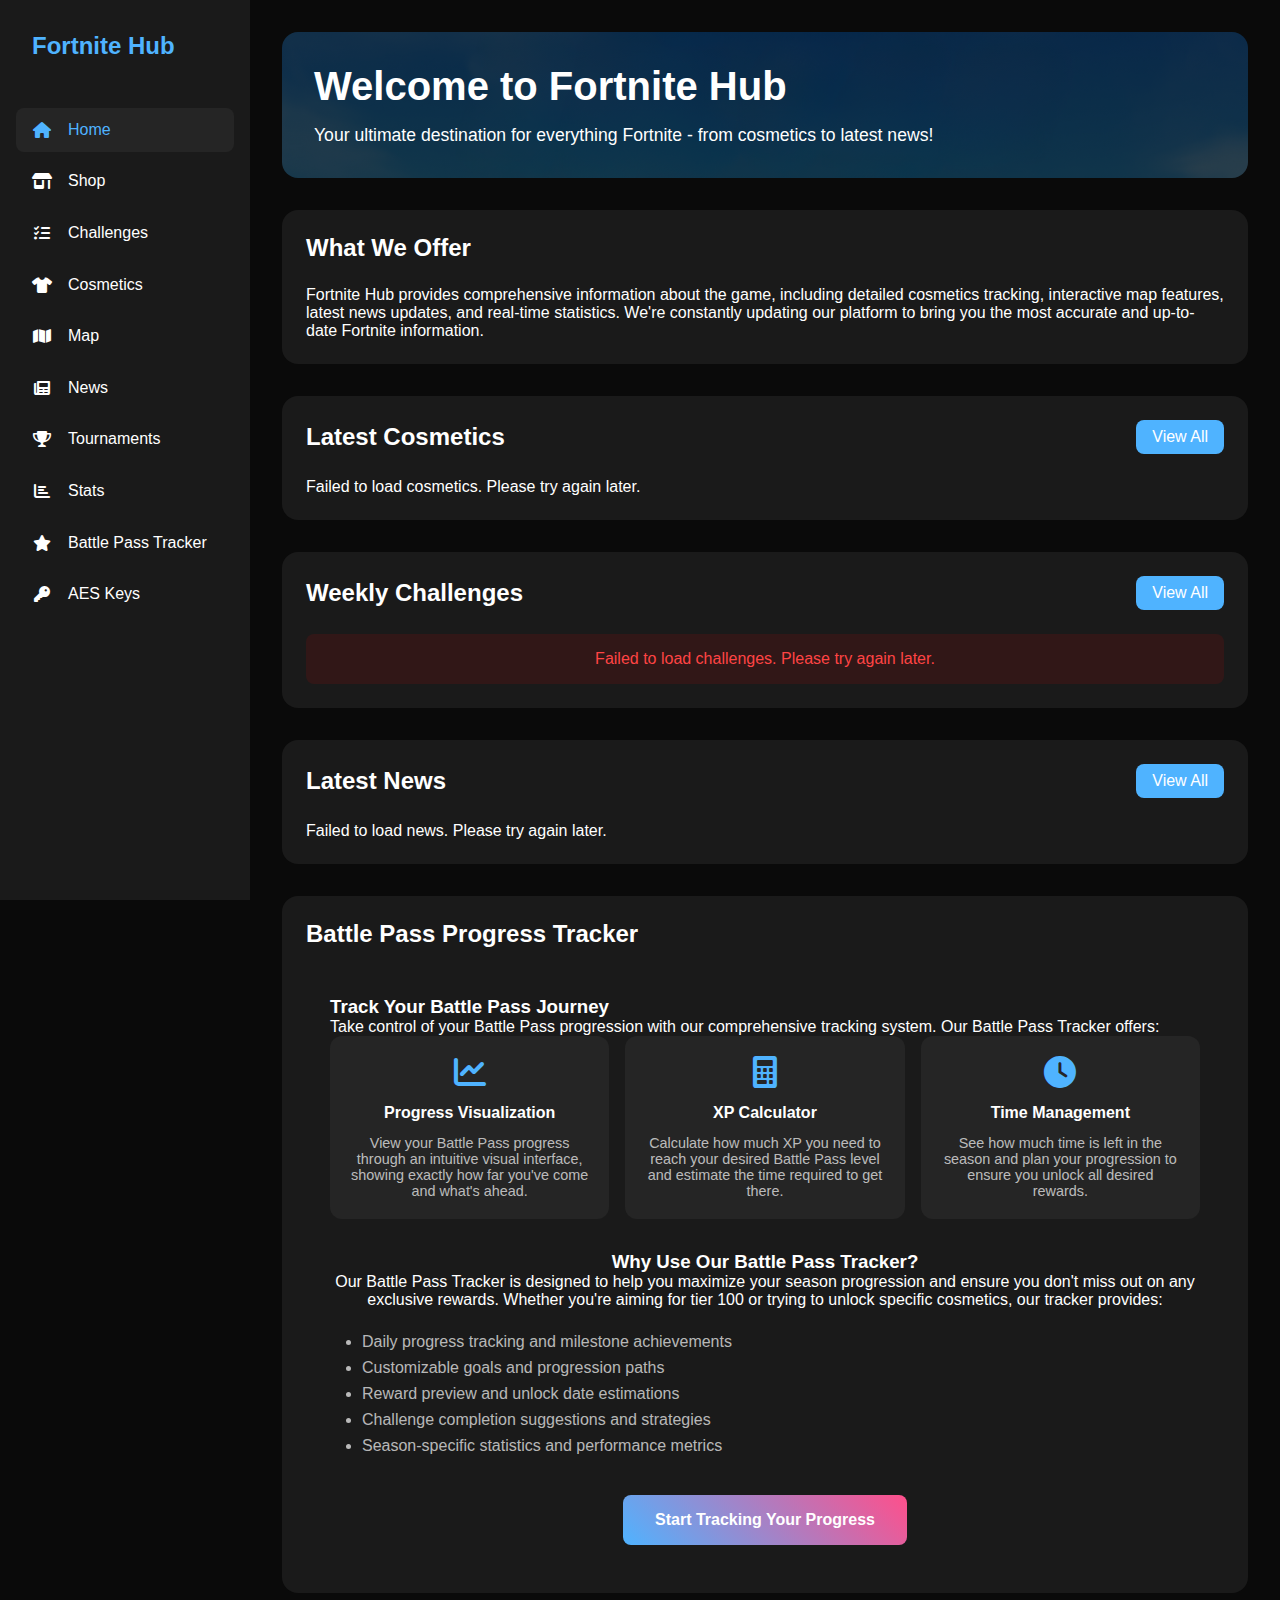
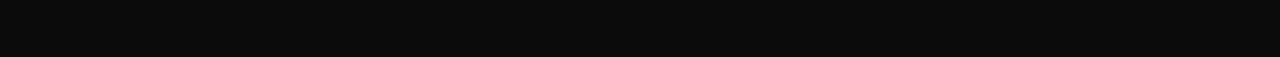
<file: index.html>
<!DOCTYPE html>
<html lang="en">
<head>
    <meta charset="UTF-8">
    <meta name="viewport" content="width=device-width, initial-scale=1.0">
    <title>Fortnite Hub</title>
    <link href="https://cdnjs.cloudflare.com/ajax/libs/font-awesome/6.0.0/css/all.min.css" rel="stylesheet">
    <link rel="stylesheet" href="css/main.css">
    <style>
        .coming-soon {
            opacity: 0.5;
            cursor: not-allowed;
        }

        /* Main Content Styles */
        .main-content {
            margin-left: var(--sidebar-width);
            flex: 1;
            padding: 2rem;
            overflow-x: hidden;
            width: 100%;
            box-sizing: border-box;
        }

        .welcome-section {
            background: linear-gradient(rgba(0, 0, 0, 0.7), rgba(0, 0, 0, 0.7)), url('assest/bg3.png');
            background-size: cover;
            background-position: center;
            padding: 2rem;
            border-radius: 16px;
            margin-bottom: 2rem;
        }

        .welcome-section h1 {
            font-size: clamp(1.5rem, 4vw, 2.5rem);
            margin-bottom: 1rem;
        }

        .welcome-section p {
            font-size: clamp(0.9rem, 2vw, 1.1rem);
        }

        .section {
            background-color: var(--surface);
            border-radius: 16px;
            padding: 1.5rem;
            margin-bottom: 2rem;
        }

        .section-header {
            display: flex;
            justify-content: space-between;
            align-items: center;
            margin-bottom: 1.5rem;
        }

        .view-all {
            background-color: var(--primary);
            color: white;
            padding: 0.5rem 1rem;
            border-radius: 8px;
            text-decoration: none;
            transition: background-color 0.3s ease;
        }

        .view-all:hover {
            background-color: var(--primary-dark);
        }

        .grid {
            display: grid;
            grid-template-columns: repeat(auto-fill, minmax(200px, 1fr));
            gap: 1.5rem;
        }

        .cosmetic-card {
            background-color: var(--surface-hover);
            border-radius: 12px;
            padding: 1rem;
            text-align: center;
        }

        .cosmetic-image {
            width: 100%;
            height: 150px;
            background-color: var(--surface);
            border-radius: 8px;
            margin-bottom: 1rem;
        }

        .news-card {
            background-color: var(--surface-hover);
            border-radius: 12px;
            padding: 1.5rem;
            margin-bottom: 1rem;
        }

        /* Mobile Menu Button */
        

        .preview-section {
            background-color: var(--surface);
            border-radius: 16px;
            padding: 1.5rem;
            margin-bottom: 2rem;
        }

        .section-header {
            display: flex;
            justify-content: space-between;
            align-items: center;
            margin-bottom: 1.5rem;
        }

        .view-all {
            background-color: var(--primary);
            color: white;
            padding: 0.5rem 1rem;
            border-radius: 8px;
            text-decoration: none;
            transition: background-color 0.3s ease;
        }

        .view-all:hover {
            background-color: var(--primary-dark);
        }

        /* Cosmetics Preview */
        .cosmetics-preview {
            display: grid;
            grid-template-columns: repeat(auto-fit, minmax(200px, 1fr));
            gap: 1rem;
        }

        .cosmetic-card {
            background-color: var(--surface-hover);
            border-radius: 12px;
            overflow: hidden;
            transition: all 0.3s ease;
        }

        .cosmetic-card:hover {
            transform: translateY(-4px);
            box-shadow: 0 4px 15px rgba(0, 0, 0, 0.3);
        }

        .cosmetic-image {
            width: 100%;
            height: 200px;
            object-fit: cover;
        }

        .cosmetic-info {
            padding: 1rem;
        }

        .cosmetic-name {
            font-size: 1.1rem;
            margin-bottom: 0.5rem;
            color: var(--text);
        }

        .cosmetic-type {
            font-size: 0.9rem;
            color: var(--primary);
        }

        .challenges-section {
            background-color: var(--surface);
            border-radius: 16px;
            padding: 1.5rem;
            margin-bottom: 2rem;
        }

        .challenges-grid {
            display: grid;
            grid-template-columns: repeat(auto-fit, minmax(300px, 1fr));
            gap: 1.5rem;
        }

        .challenge-card {
            background: var(--surface-hover);
            border-radius: 12px;
            padding: 1.25rem;
            position: relative;
            transition: transform 0.3s ease;
        }

        .challenge-card:hover {
            transform: translateY(-5px);
        }

        .challenge-header {
            display: flex;
            justify-content: space-between;
            align-items: center;
            margin-bottom: 1rem;
        }

        .challenge-title {
            font-size: 1.1rem;
            color: var(--text);
            margin: 0;
        }

        .challenge-xp {
            background: var(--primary);
            color: white;
            padding: 0.25rem 0.75rem;
            border-radius: 8px;
            font-size: 0.9rem;
        }

        .challenge-description {
            color: var(--text-secondary);
            margin-bottom: 1rem;
            font-size: 0.9rem;
        }

        .challenge-progress {
            height: 8px;
            background: var(--surface);
            border-radius: 4px;
            margin: 1rem 0;
            overflow: hidden;
        }

        .challenge-progress-bar {
            height: 100%;
            background: linear-gradient(45deg, var(--primary), #ff4f8b);
            width: 0;
            transition: width 0.3s ease;
        }

        .challenge-meta {
            display: flex;
            justify-content: space-between;
            font-size: 0.9rem;
            color: var(--text-secondary);
        }

        /* Loading and error states */
        .challenges-loading {
            text-align: center;
            padding: 2rem;
            color: var(--text-secondary);
        }

        .challenges-error {
            background: rgba(255, 0, 0, 0.1);
            color: #ff4444;
            padding: 1rem;
            border-radius: 8px;
            text-align: center;
        }

        /* News Preview */
        .news-preview {
            display: grid;
            grid-template-columns: repeat(auto-fit, minmax(300px, 1fr));
            gap: 1.5rem;
        }

        .news-card {
            background-color: var(--surface-hover);
            border-radius: 12px;
            overflow: hidden;
        }

        .news-image {
            width: 100%;
            height: 180px;
            object-fit: cover;
            border-radius: 8px;
        }

        .news-content {
            padding: 1rem;
        }

        .news-title {
            font-size: 1.2rem;
            margin-bottom: 0.5rem;
            color: var(--text);
        }

        .news-body {
            font-size: 0.9rem;
            color: var(--text-secondary);
            display: -webkit-box;
            -webkit-line-clamp: 3;
            -webkit-box-orient: vertical;
            overflow: hidden;
        }

        /* Loading State */
        .loading {
            text-align: center;
            padding: 2rem;
            color: var(--text-secondary);
        }

        .loading-spinner {
            width: 40px;
            height: 40px;
            border: 4px solid var(--primary);
            border-radius: 50%;
            border-top-color: transparent;
            animation: spin 1s linear infinite;
            margin: 0 auto 1rem;
        }

        @keyframes spin {
            to { transform: rotate(360deg); }
        }

        @media (max-width: 1024px) {
            .features-grid {
                grid-template-columns: repeat(auto-fit, minmax(200px, 1fr));
            }
        }

        /* Media Queries */
        @media (max-width: 768px) {
            .main-content {
                margin-left: 0;
                padding: 1rem;
                padding-top: 4rem;
            }
            .section {
                padding: 1rem;
            }

            .welcome-section {
                padding: 1.5rem;
            }

            .challenges-grid {
                grid-template-columns: 1fr;
            }

            .features-grid {
                grid-template-columns: 1fr;
            }
        }

        @media (max-width: 480px) {
            .grid {
                grid-template-columns: 1fr;
            }
            .cosmetics-preview, .news-preview {
                grid-template-columns: 1fr;
            }
            .feature-card {
                padding: 1rem;
            }

            .welcome-section {
                padding: 1.5rem;
                margin: 0.5rem;
            }

            .section {
                padding: 1rem;
                margin: 0.5rem;
            }

            .section-header {
                flex-direction: column;
                gap: 1rem;
                align-items: flex-start;
            }

            .view-all {
                width: 100%;
                text-align: center;
            }

            .battle-pass-cta .cta-button {
                width: 100%;
                text-align: center;
            }
        }

        .battle-pass-preview {
            padding: 1.5rem;
        }

        .features-grid {
            display: grid;
            grid-template-columns: repeat(auto-fit, minmax(240px, 1fr));
            gap: 1rem;
        }

        .feature-card {
            background-color: var(--surface-hover);
            padding: 1.25rem;
            border-radius: 12px;
            text-align: center;
        }

        .cosmetic-image, .news-image {
            width: 100%;
            height: auto;
            max-width: 100%;
            object-fit: cover;
        }

        .cosmetic-card, .news-card {
            width: 100%;
            box-sizing: border-box;
        }

        .cosmetic-image, .news-image {
            aspect-ratio: 1;
            object-fit: cover;
            width: 100%;
            height: auto;
        }

        .feature-card i {
            font-size: 2rem;
            color: var(--primary);
            margin-bottom: 1rem;
        }

        .feature-card h4 {
            margin-bottom: 0.8rem;
            color: var(--text);
        }

        .feature-card p {
            color: var(--text-secondary);
            font-size: 0.9rem;
        }

        .battle-pass-cta {
            margin-top: 2rem;
            text-align: center;
        }

        .benefits-list {
            text-align: left;
            margin: 1.5rem 0;
            padding-left: 2rem;
            color: var(--text-secondary);
        }

        .benefits-list li {
            margin-bottom: 0.5rem;
        }

        .cta-button {
            display: inline-block;
            background: linear-gradient(45deg, var(--primary), #ff4f8b);
            color: white;
            padding: 1rem 2rem;
            border-radius: 8px;
            text-decoration: none;
            font-weight: bold;
            transition: transform 0.3s ease;
            margin-top: 1rem;
        }

        .cta-button:hover {
            transform: translateY(-2px);
        }
    </style>
</head>
<body>
    <button class="mobile-menu-btn">
        <i class="fas fa-bars"></i>
    </button>

    <nav class="sidebar">
        <div class="sidebar-header">
            <div class="sidebar-logo">Fortnite Hub</div>
        </div>
        <ul class="nav-links">
            <li><a href="index.html" class="nav-link active"><i class="fas fa-home"></i> Home</a></li>
            <li><a href="shop.html" class="nav-link"><i class="fas fa-shop"></i> Shop</a></li>
            <li><a href="challengeTracker.html" class="nav-link"><i class="fas fa-tasks"></i> Challenges</a></li>
            <li><a href="cosmetics.html" class="nav-link"><i class="fas fa-tshirt"></i> Cosmetics</a></li>
            <li><a href="map.html" class="nav-link"><i class="fas fa-map"></i> Map</a></li>
            <li><a href="news.html" class="nav-link"><i class="fas fa-newspaper"></i> News</a></li>
            <li><a href="tournament.html" class="nav-link"><i class="fas fa-trophy"></i> Tournaments</a></li>
            <li><a href="stats.html" class="nav-link"><i class="fas fa-chart-bar"></i> Stats</a></li>
            <li><a href="battlepass.html" class="nav-link"><i class="fas fa-star"></i> Battle Pass Tracker</a></li>
            <li><a href="aes.html" class="nav-link"><i class="fas fa-key"></i> AES Keys</a></li>
        </ul>
    </nav>

    <div class="main-content">
        <section class="welcome-section">
            <h1>Welcome to Fortnite Hub</h1>
            <p>Your ultimate destination for everything Fortnite - from cosmetics to latest news!</p>
        </section>

        <section class="section">
            <div class="section-header">
                <h2>What We Offer</h2>
            </div>
            <p>Fortnite Hub provides comprehensive information about the game, including detailed cosmetics tracking, interactive map features, latest news updates, and real-time statistics. We're constantly updating our platform to bring you the most accurate and up-to-date Fortnite information.</p>
        </section>

        <section class="preview-section">
            <div class="section-header">
                <h2>Latest Cosmetics</h2>
                <a href="cosmetics.html" class="view-all">View All</a>
            </div>
            <div class="cosmetics-preview" id="cosmetics-preview">
                <div class="loading">
                    <div class="loading-spinner"></div>
                    Loading cosmetics...
                </div>
            </div>
        </section>

        <section class="challenges-section">
            <div class="section-header">
                <h2>Weekly Challenges</h2>
                <a href="challenges.html" class="view-all">View All</a>
            </div>
            <div class="challenges-grid" id="weekly-challenges">
                <div class="challenges-loading">
                    <div class="loading-spinner"></div>
                    Loading challenges...
                </div>
            </div>
        </section>

        <section class="preview-section">
            <div class="section-header">
                <h2>Latest News</h2>
                <a href="news.html" class="view-all">View All</a>
            </div>
            <div class="news-preview" id="news-preview">
                <div class="loading">
                    <div class="loading-spinner"></div>
                    Loading news...
                </div>
            </div>
        </section>

        <section class="preview-section">
            <div class="section-header">
                <h2>Battle Pass Progress Tracker</h2>
                <!-- <a href="battlepass.html" class="view-all">Start Tracking</a> -->
            </div>
            <div class="battle-pass-preview">
                <h3>Track Your Battle Pass Journey</h3>
                <p>Take control of your Battle Pass progression with our comprehensive tracking system. Our Battle Pass Tracker offers:</p>
                <div class="features-grid">
                    <div class="feature-card">
                        <i class="fas fa-chart-line"></i>
                        <h4>Progress Visualization</h4>
                        <p>View your Battle Pass progress through an intuitive visual interface, showing exactly how far you've come and what's ahead.</p>
                    </div>
                    <!-- <div class="feature-card">
                        <i class="fas fa-tasks"></i>
                        <h4>Challenge Tracking</h4>
                        <p>Keep track of all your seasonal challenges, weekly quests, and milestone achievements in one organized location.</p>
                    </div> -->
                    <div class="feature-card">
                        <i class="fas fa-calculator"></i>
                        <h4>XP Calculator</h4>
                        <p>Calculate how much XP you need to reach your desired Battle Pass level and estimate the time required to get there.</p>
                    </div>
                    <div class="feature-card">
                        <i class="fas fa-clock"></i>
                        <h4>Time Management</h4>
                        <p>See how much time is left in the season and plan your progression to ensure you unlock all desired rewards.</p>
                    </div>
                </div>
                <div class="battle-pass-cta">
                    <h3>Why Use Our Battle Pass Tracker?</h3>
                    <p>Our Battle Pass Tracker is designed to help you maximize your season progression and ensure you don't miss out on any exclusive rewards. Whether you're aiming for tier 100 or trying to unlock specific cosmetics, our tracker provides:</p>
                    <ul class="benefits-list">
                        <li>Daily progress tracking and milestone achievements</li>
                        <li>Customizable goals and progression paths</li>
                        <li>Reward preview and unlock date estimations</li>
                        <li>Challenge completion suggestions and strategies</li>
                        <li>Season-specific statistics and performance metrics</li>
                    </ul>
                    <a href="battlepass.html" class="cta-button">Start Tracking Your Progress</a>
                </div>
            </div>
        </section>
    </div>

    </div>

    <script>
        // Mobile menu toggle
        const menuBtn = document.querySelector('.mobile-menu-btn');
        const sidebar = document.querySelector('.sidebar');

        menuBtn.addEventListener('click', () => {
            sidebar.classList.toggle('active');
        });

        // Close sidebar when clicking outside on mobile
        document.addEventListener('click', (e) => {
            if (window.innerWidth <= 768 && 
                !sidebar.contains(e.target) && 
                !menuBtn.contains(e.target)) {
                sidebar.classList.remove('active');
            }
        });

        // Configuration settings
        const SETTINGS = {
            cosmetics: {
                maxItems:           5,                   // Number of cosmetics to display
                sortBy:             'added',              // Sort by: 'added', 'name', 'rarity'
                showRarity:         false,             // Show rarity in cosmetic cards
                enableHoverEffect:  true,      // Enable hover animation
                loadingTimeout:     5000,         // Timeout for loading in ms
                errorRetries:       1               // Number of retries on failed fetch
            },
            news: {
                maxItems:           2,                  // Number of news items to display
                excerptLength:      150,           // Length of news excerpt in characters
                showDate:           false,               // Show publication date
                enableImageZoom:    true,        // Enable image zoom on hover
                loadingTimeout:     5000          // Timeout for loading in ms
            }
        };

        // Modified cosmetics fetch function
        async function fetchLatestCosmetics() {
            let retries = SETTINGS.cosmetics.errorRetries;
            
            while (retries >= 0) {
                try {
                    const controller = new AbortController();
                    const timeoutId = setTimeout(() => controller.abort(), SETTINGS.cosmetics.loadingTimeout);
                    
                    const response = await fetch('https://fortnite-api.com/v2/cosmetics/br', {
                        signal: controller.signal
                    });
                    clearTimeout(timeoutId);
                    
                    const data = await response.json();
                    
                    // Sort cosmetics based on settings
                    let sortedCosmetics = data.data.sort((a, b) => {
                        switch (SETTINGS.cosmetics.sortBy) {
                            case 'name':
                                return a.name.localeCompare(b.name);
                            case 'rarity':
                                return b.rarity.value - a.rarity.value;
                            default:
                                return new Date(b.added) - new Date(a.added);
                        }
                    });
                    
                    // Get specified number of cosmetics
                    const latestCosmetics = sortedCosmetics.slice(0, SETTINGS.cosmetics.maxItems);
                    displayCosmetics(latestCosmetics);
                    break;
                } catch (error) {
                    retries--;
                    if (retries < 0) {
                        console.error('Error fetching cosmetics:', error);
                        document.getElementById('cosmetics-preview').innerHTML = 
                            '<div class="error">Failed to load cosmetics. Please try again later.</div>';
                    }
                }
            }
        }

        // Modified cosmetics display function
        function displayCosmetics(cosmetics) {
            const container = document.getElementById('cosmetics-preview');
            container.innerHTML = '';

            cosmetics.forEach(item => {
                const card = document.createElement('div');
                card.className = 'cosmetic-card';
                if (SETTINGS.cosmetics.enableHoverEffect) {
                    card.classList.add('hover-effect');
                }
                
                let rarityHtml = SETTINGS.cosmetics.showRarity ? 
                    `<div class="cosmetic-rarity" style="color: ${item.rarity.color}">${item.rarity.displayValue}</div>` : '';
                
                card.innerHTML = `
                    <img class="cosmetic-image" src="${item.images.icon}" alt="${item.name}"
                        onerror="this.src='/api/placeholder/200/200'">
                    <div class="cosmetic-info">
                        <div class="cosmetic-name">${item.name}</div>
                        <div class="cosmetic-type">${item.type.displayValue}</div>
                        ${rarityHtml}
                    </div>
                `;
                container.appendChild(card);
            });
        }

        async function fetchWeeklyChallenges() {
            try {
                const response = await fetch('https://fortnite-api.com/v2/challenges/br/current', {
                    headers: {
                        'Authorization': 'ac134d74-7783-4e98-aeca-33a02c2c4834'
                    }
                });
                
                if (!response.ok) throw new Error('Failed to fetch challenges');
                
                const data = await response.json();
                displayChallenges(data.data.entries);
            } catch (error) {
                console.error('Error:', error);
                document.getElementById('weekly-challenges').innerHTML = `
                    <div class="challenges-error">
                        <p>Failed to load challenges. Please try again later.</p>
                    </div>
                `;
            }
        }

        function displayChallenges(challenges) {
            const container = document.getElementById('weekly-challenges');
            container.innerHTML = '';

            challenges.slice(0, 6).forEach(challenge => {
                const progress = Math.floor(Math.random() * 100); // Simulate progress for demo
                const card = document.createElement('div');
                card.className = 'challenge-card';
                
                card.innerHTML = `
                    <div class="challenge-header">
                        <h3 class="challenge-title">${challenge.name}</h3>
                        <div class="challenge-xp">${challenge.xpReward} XP</div>
                    </div>
                    <p class="challenge-description">${challenge.description}</p>
                    <div class="challenge-progress">
                        <div class="challenge-progress-bar" style="width: ${progress}%"></div>
                    </div>
                    <div class="challenge-meta">
                        <span>Week ${challenge.week || 'Current'}</span>
                        <span>${progress}% Complete</span>
                    </div>
                `;

                container.appendChild(card);
            });
        }

        // Call this function when the page loads
        document.addEventListener('DOMContentLoaded', fetchWeeklyChallenges);

        // Modified news fetch function
        async function fetchLatestNews() {
            try {
                const controller = new AbortController();
                const timeoutId = setTimeout(() => controller.abort(), SETTINGS.news.loadingTimeout);
                
                const response = await fetch('https://fortnite-api.com/v2/news/br', {
                    signal: controller.signal
                });
                clearTimeout(timeoutId);
                
                const data = await response.json();
                const latestNews = data.data.motds.slice(0, SETTINGS.news.maxItems);
                displayNews(latestNews);
            } catch (error) {
                console.error('Error fetching news:', error);
                document.getElementById('news-preview').innerHTML = 
                    '<div class="error">Failed to load news. Please try again later.</div>';
            }
        }

        // Modified news display function
        function displayNews(news) {
            const container = document.getElementById('news-preview');
            container.innerHTML = '';

            news.forEach(item => {
                const card = document.createElement('div');
                card.className = 'news-card';
                
                const truncatedBody = item.body.length > SETTINGS.news.excerptLength ? 
                    item.body.substring(0, SETTINGS.news.excerptLength) + '...' : 
                    item.body;
                
                const dateHtml = SETTINGS.news.showDate ? 
                    `<div class="news-date">${new Date(item.tabTitle).toLocaleDateString()}</div>` : '';
                
                const imageClass = SETTINGS.news.enableImageZoom ? 'news-image zoom-effect' : 'news-image';
                
                card.innerHTML = `
                    <img class="${imageClass}" src="${item.image}" alt="${item.title}">
                    <div class="news-content">
                        <h3 class="news-title">${item.title}</h3>
                        ${dateHtml}
                        <p class="news-body">${truncatedBody}</p>
                    </div>
                `;
                container.appendChild(card);
            });
        }

        // Initialize
        fetchLatestCosmetics();
        fetchLatestNews();
    </script>
</body>
</html>
</file>
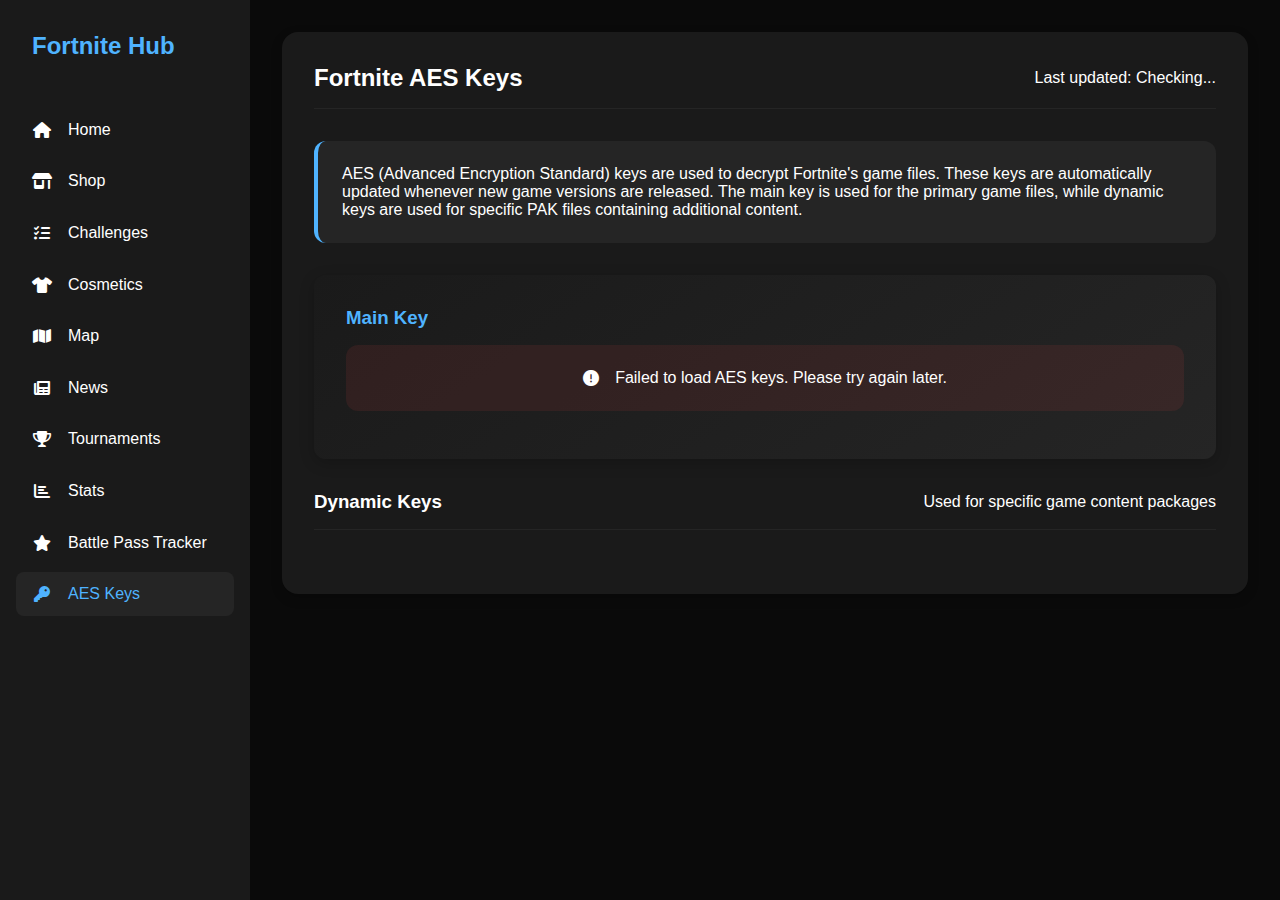
<file: aes.html>
<!DOCTYPE html>
<html lang="en">
<head>
    <meta charset="UTF-8">
    <meta name="viewport" content="width=device-width, initial-scale=1.0">
    <title>AES Keys - Fortnite Hub</title>
    <link rel="stylesheet" href="css/main.css">
    <link href="https://cdnjs.cloudflare.com/ajax/libs/font-awesome/6.0.0/css/all.min.css" rel="stylesheet">
    <style>
        /* :root {
            --sidebar-width: 250px;
            --primary: #1e88e5;
            --primary-dark: #1565c0;
            --surface: #1a1a1a;
            --surface-hover: #2a2a2a;
            --text: #ffffff;
            --text-secondary: #9e9e9e;
            --success: #4ade80;
            --error: #ef4444;
            --warning: #fbbf24;
        }

        * {
            margin: 0;
            padding: 0;
            box-sizing: border-box;
        }

        body {
            margin: 0;
            padding: 0;
            font-family: -apple-system, BlinkMacSystemFont, 'Segoe UI', Roboto, Oxygen, Ubuntu, Cantarell, sans-serif;
            background-color: #121212;
            color: var(--text);
            line-height: 1.6;
        } */

        /* Improved Sidebar */
        /* .sidebar {
            width: var(--sidebar-width);
            background-color: var(--surface);
            padding: 2rem 0;
            height: 100vh;
            position: fixed;
            left: 0;
            top: 0;
            z-index: 1000;
            box-shadow: 4px 0 10px rgba(0, 0, 0, 0.3);
            transition: transform 0.3s cubic-bezier(0.4, 0, 0.2, 1);
        }

        .sidebar-header {
            padding: 0 1.5rem;
            margin-bottom: 2rem;
        }

        .sidebar-logo {
            font-size: 1.8rem;
            font-weight: bold;
            background: linear-gradient(45deg, var(--primary), #ff4f8b);
            -webkit-background-clip: text;
            -webkit-text-fill-color: transparent;
            text-shadow: 0 2px 4px rgba(0, 0, 0, 0.1);
        }

        .nav-links {
            list-style: none;
            padding: 0;
        }

        .nav-link {
            padding: 1rem 1.5rem;
            display: flex;
            align-items: center;
            color: var(--text);
            text-decoration: none;
            transition: all 0.3s ease;
            position: relative;
        }

        .nav-link:hover {
            background-color: var(--surface-hover);
            color: var(--primary);
            padding-left: 2rem;
        }

        .nav-link.active {
            background-color: var(--surface-hover);
            border-left: 4px solid var(--primary);
        }

        .nav-link i {
            width: 24px;
            margin-right: 0.8rem;
            transition: transform 0.3s ease;
        }

        .nav-link:hover i {
            transform: scale(1.2);
        } */

        /* Enhanced Main Content */
        .main-content {
            margin-left: var(--sidebar-width);
            padding: 2rem;
            max-width: 1400px;
            transition: margin-left 0.3s ease;
        }

        .preview-section {
            background-color: var(--surface);
            border-radius: 16px;
            padding: 2rem;
            margin-bottom: 2rem;
            box-shadow: 0 4px 12px rgba(0, 0, 0, 0.2);
            animation: fadeIn 0.5s ease-out;
        }

        @keyframes fadeIn {
            from { opacity: 0; transform: translateY(20px); }
            to { opacity: 1; transform: translateY(0); }
        }

        .section-header {
            display: flex;
            justify-content: space-between;
            align-items: center;
            margin-bottom: 2rem;
            padding-bottom: 1rem;
            border-bottom: 1px solid var(--surface-hover);
        }

        /* Improved AES Keys Display */
        .aes-info {
            background-color: var(--surface-hover);
            border-radius: 12px;
            padding: 1.5rem;
            margin-bottom: 2rem;
            border-left: 4px solid var(--primary);
            animation: slideIn 0.5s ease-out;
        }

        @keyframes slideIn {
            from { transform: translateX(-20px); opacity: 0; }
            to { transform: translateX(0); opacity: 1; }
        }

        .main-key {
            background: linear-gradient(145deg, var(--surface), var(--surface-hover));
            border-radius: 12px;
            padding: 2rem;
            margin-bottom: 2rem;
            box-shadow: 0 4px 15px rgba(0, 0, 0, 0.2);
        }

        .main-key h3 {
            color: var(--primary);
            margin-bottom: 1rem;
        }

        .key-container {
            background-color: rgba(0, 0, 0, 0.2);
            border-radius: 8px;
            padding: 1rem;
            margin-top: 1rem;
            position: relative;
            overflow: hidden;
        }

        .key-text {
            font-family: 'Monaco', 'Consolas', monospace;
            word-break: break-all;
            margin-right: 100px;
        }

        .dynamic-keys {
            display: grid;
            grid-template-columns: repeat(auto-fill, minmax(350px, 1fr));
            gap: 1.5rem;
            animation: fadeIn 0.5s ease-out;
        }

        .key-card {
            background-color: var(--surface-hover);
            border-radius: 12px;
            padding: 1.5rem;
            transition: all 0.3s ease;
            border: 1px solid transparent;
            position: relative;
            overflow: hidden;
        }

        .key-card:hover {
            transform: translateY(-4px);
            border-color: var(--primary);
            box-shadow: 0 6px 15px rgba(0, 0, 0, 0.3);
        }

        .key-card::before {
            content: '';
            position: absolute;
            top: 0;
            left: 0;
            width: 100%;
            height: 4px;
            background: linear-gradient(90deg, var(--primary), #ff4f8b);
            opacity: 0;
            transition: opacity 0.3s ease;
        }

        .key-card:hover::before {
            opacity: 1;
        }

        .copy-button {
            background-color: var(--primary);
            color: white;
            border: none;
            border-radius: 6px;
            padding: 0.5rem 1rem;
            cursor: pointer;
            transition: all 0.3s ease;
            display: flex;
            align-items: center;
            gap: 0.5rem;
            position: absolute;
            right: 1rem;
            top: 50%;
            transform: translateY(-50%);
        }

        .copy-button:hover {
            background-color: var(--primary-dark);
            transform: translateY(-50%) scale(1.05);
        }

        .copy-button i {
            font-size: 0.9rem;
        }

        /* Enhanced Loading State */
        .loading {
            text-align: center;
            padding: 3rem;
            background-color: var(--surface-hover);
            border-radius: 12px;
            animation: pulse 2s infinite;
        }

        @keyframes pulse {
            0% { opacity: 1; }
            50% { opacity: 0.5; }
            100% { opacity: 1; }
        }

        .loading-spinner {
            width: 50px;
            height: 50px;
            border: 4px solid var(--surface);
            border-top-color: var(--primary);
            border-radius: 50%;
            animation: spin 1s linear infinite;
            margin: 0 auto 1.5rem;
        }

        .error {
            color: var(--error);
            text-align: center;
            padding: 1.5rem;
            background-color: rgba(239, 68, 68, 0.1);
            border-radius: 12px;
            margin: 1rem 0;
            border: 1px solid var(--error);
            display: flex;
            align-items: center;
            justify-content: center;
            gap: 1rem;
        }

        /* Toast Notification */
        .toast {
            position: fixed;
            bottom: 2rem;
            right: 2rem;
            background-color: var(--success);
            color: white;
            padding: 1rem 2rem;
            border-radius: 8px;
            box-shadow: 0 4px 12px rgba(0, 0, 0, 0.3);
            display: flex;
            align-items: center;
            gap: 0.8rem;
            transform: translateY(100px);
            opacity: 0;
            transition: all 0.3s cubic-bezier(0.68, -0.55, 0.265, 1.55);
        }

        .toast.show {
            transform: translateY(0);
            opacity: 1;
        }

        /* Mobile Menu Button */
        .mobile-menu-btn {
            display: none;
            position: fixed;
            top: 1rem;
            right: 1rem;
            z-index: 1001;
            background-color: var(--primary);
            border: none;
            color: white;
            padding: 0.75rem;
            border-radius: 8px;
            cursor: pointer;
            box-shadow: 0 2px 8px rgba(0, 0, 0, 0.2);
        }

        /* Enhanced Responsive Design */
        @media (max-width: 1200px) {
            .dynamic-keys {
                grid-template-columns: repeat(auto-fill, minmax(300px, 1fr));
            }
        }

        @media (max-width: 768px) {
            .sidebar {
                transform: translateX(-100%);
                box-shadow: none;
            }

            .sidebar.active {
                transform: translateX(0);
                box-shadow: 4px 0 15px rgba(0, 0, 0, 0.3);
            }

            .main-content {
                margin-left: 0;
                padding: 1rem;
                padding-top: 4rem;
            }

            .mobile-menu-btn {
                display: block;
            }

            .section-header {
                flex-direction: column;
                gap: 1rem;
                align-items: flex-start;
            }

            .preview-section {
                padding: 1.5rem;
            }

            .key-card {
                padding: 1.25rem;
            }

            .copy-button {
                position: static;
                transform: none;
                margin-top: 1rem;
                width: 100%;
                justify-content: center;
            }

            .key-text {
                margin-right: 0;
            }
        }

        @media (max-width: 480px) {
            .dynamic-keys {
                grid-template-columns: 1fr;
            }

            .main-key {
                padding: 1.5rem;
            }

            .toast {
                left: 1rem;
                right: 1rem;
                bottom: 1rem;
                text-align: center;
                justify-content: center;
            }
        }
    </style>
</head>
<body>
    <button class="mobile-menu-btn">
        <i class="fas fa-bars"></i>
    </button>

    <nav class="sidebar">
        <div class="sidebar-header">
            <div class="sidebar-logo">Fortnite Hub</div>
        </div>
        <ul class="nav-links">
            <li><a href="index.html" class="nav-link"><i class="fas fa-home"></i> Home</a></li>
            <li><a href="shop.html" class="nav-link"><i class="fas fa-shop"></i> Shop</a></li>
            <li><a href="challengeTracker.html" class="nav-link"><i class="fas fa-tasks"></i> Challenges</a></li>
            <li><a href="cosmetics.html" class="nav-link"><i class="fas fa-tshirt"></i> Cosmetics</a></li>
            <li><a href="map.html" class="nav-link"><i class="fas fa-map"></i> Map</a></li>
            <li><a href="news.html" class="nav-link"><i class="fas fa-newspaper"></i> News</a></li>
            <li><a href="tournament.html" class="nav-link"><i class="fas fa-trophy"></i> Tournaments</a></li>
            <li><a href="stats.html" class="nav-link"><i class="fas fa-chart-bar"></i> Stats</a></li>
            <li><a href="battlepass.html" class="nav-link"><i class="fas fa-star"></i> Battle Pass Tracker</a></li>
            <li><a href="aes.html" class="nav-link active"><i class="fas fa-key"></i> AES Keys</a></li>
        </ul>
    </nav>

    <div class="main-content">
        <section class="preview-section">
            <div class="section-header">
                <h2>Fortnite AES Keys</h2>
                <div id="lastUpdate" class="text-secondary">Last updated: Checking...</div>
            </div>
            
            <div class="aes-info">
                <p>AES (Advanced Encryption Standard) keys are used to decrypt Fortnite's game files. These keys are automatically updated whenever new game versions are released. The main key is used for the primary game files, while dynamic keys are used for specific PAK files containing additional content.</p>
            </div>

            <div id="mainKeySection" class="main-key">
                <h3>Main Key</h3>
                <div id="mainKeyContent">
                    <div class="loading">
                        <div class="loading-spinner"></div>
                        <div>Loading main key...</div>
                    </div>
                </div>
            </div>

            <div class="section-header">
                <h3>Dynamic Keys</h3>
                <div class="text-secondary">Used for specific game content packages</div>
            </div>
            <div id="dynamicKeys" class="dynamic-keys">
                <div class="loading">
                    <div class="loading-spinner"></div>
                    <div>Loading dynamic keys...</div>
                </div>
            </div>
        </section>
    </div>

    <!-- Toast Notification -->
    <div id="toast" class="toast">
        <i class="fas fa-check-circle"></i>
        <span>Copied to clipboard!</span>
    </div>

    <script>
        // Mobile menu toggle
        const menuBtn = document.querySelector('.mobile-menu-btn');
        const sidebar = document.querySelector('.sidebar');
        
        menuBtn.addEventListener('click', () => {
            sidebar.classList.toggle('active');
        });
        async function fetchAESKeys() {
            try {
                const response = await fetch('https://fortnite-api.com/v2/aes');
                const data = await response.json();
                
                if (!response.ok) throw new Error(data.error || 'Failed to fetch AES keys');

                // Update last update time
                const lastUpdateElement = document.getElementById('lastUpdate');
                const lastUpdate = new Date(data.data.updated);
                lastUpdateElement.textContent = `Last updated: ${lastUpdate.toLocaleString()}`;

                // Update main key
                const mainKeySection = document.getElementById('mainKeyContent');
                mainKeySection.innerHTML = `
                    <p>Version: ${data.data.version}</p>
                    <p>Key: ${data.data.mainKey}
                        <button class="copy-button" onclick="copyToClipboard('${data.data.mainKey}')">
                            <i class="fas fa-copy"></i> Copy
                        </button>
                    </p>
                `;

                // Update dynamic keys
                const dynamicKeysSection = document.getElementById('dynamicKeys');
                if (data.data.dynamicKeys && data.data.dynamicKeys.length > 0) {
                    dynamicKeysSection.innerHTML = data.data.dynamicKeys.map(key => `
                        <div class="key-card">
                            <strong>PAK: ${key.pakFilename}</strong>
                            <p>Key: ${key.key}
                                <button class="copy-button" onclick="copyToClipboard('${key.key}')">
                                    <i class="fas fa-copy"></i> Copy
                                </button>
                            </p>
                        </div>
                    `).join('');
                } else {
                    dynamicKeysSection.innerHTML = '<p>No dynamic keys available at this time.</p>';
                }

            } catch (error) {
                console.error('Error fetching AES keys:', error);
                document.getElementById('mainKeyContent').innerHTML = `
                    <div class="error">
                        <i class="fas fa-exclamation-circle"></i>
                        Failed to load AES keys. Please try again later.
                    </div>
                `;
                document.getElementById('dynamicKeys').innerHTML = '';
            }
        }

        function copyToClipboard(text) {
            navigator.clipboard.writeText(text).then(() => {
                // Could add a toast notification here
                alert('Copied to clipboard!');
            }).catch(err => {
                console.error('Failed to copy text: ', err);
            });
        }

        // Initial load
        fetchAESKeys();

        // Refresh every 5 minutes
        setInterval(fetchAESKeys, 300000);        
    </script>
</body>
</html>
</file>
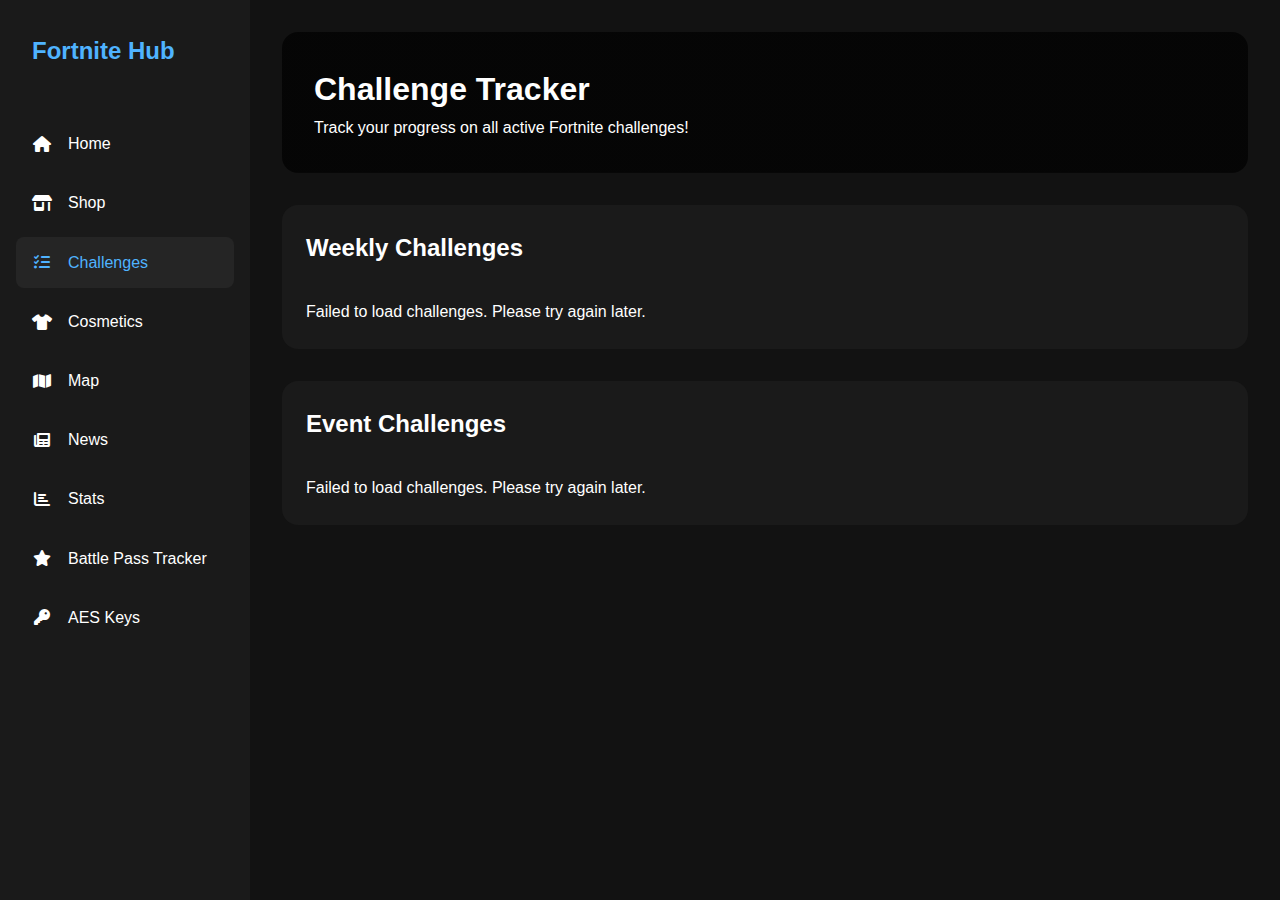
<file: challengeTracker.html>
<!DOCTYPE html>
<html lang="en">
<head>
    <meta charset="UTF-8">
    <meta name="viewport" content="width=device-width, initial-scale=1.0">
    <title>Fortnite Challenge Tracker</title>
    <link href="https://cdnjs.cloudflare.com/ajax/libs/font-awesome/6.0.0/css/all.min.css" rel="stylesheet">
    <link rel="stylesheet" href="css/main.css">
    <style>
        /* :root {
            --primary: #007bff;
            --primary-dark: #0056b3;
            --surface: #1a1a1a;
            --surface-hover: #2a2a2a;
            --text: #ffffff;
            --text-secondary: #999999;
            --sidebar-width: 250px;
            --progress-bg: #2a2a2a;
            --progress-fill: #007bff;
        } */

        * {
            margin: 0;
            padding: 0;
            box-sizing: border-box;
        }

        body {
            font-family: Arial, sans-serif;
            background-color: #121212;
            color: var(--text);
            line-height: 1.6;
        }

        /* .sidebar {
            position: fixed;
            left: 0;
            top: 0;
            width: var(--sidebar-width);
            height: 100vh;
            background-color: var(--surface);
            padding: 1rem;
            z-index: 1000;
            transition: transform 0.3s ease;
        }

        .sidebar-header {
            padding: 1rem;
            margin-bottom: 2rem;
        }

        .sidebar-logo {
            font-size: 1.5rem;
            font-weight: bold;
            color: var(--primary);
        }

        .nav-links {
            list-style: none;
        }

        .nav-link {
            display: flex;
            align-items: center;
            padding: 0.8rem 1rem;
            color: var(--text);
            text-decoration: none;
            border-radius: 8px;
            margin-bottom: 0.5rem;
            transition: background-color 0.3s ease;
        }

        .nav-link i {
            margin-right: 1rem;
            width: 20px;
            text-align: center;
        }

        .nav-link:hover, .nav-link.active {
            background-color: var(--surface-hover);
            color: var(--primary);
        }

        .mobile-menu-btn {
            position: fixed;
            top: 1rem;
            left: 1rem;
            z-index: 1001;
            background: var(--surface);
            border: none;
            color: var(--text);
            padding: 0.5rem;
            border-radius: 4px;
            cursor: pointer;
            display: none;
        } */

        .main-content {
            margin-left: var(--sidebar-width);
            padding: 2rem;
        }

        .challenges-header {
            background: linear-gradient(rgba(0, 0, 0, 0.7), rgba(0, 0, 0, 0.7)), url('https://fnggcdn.com/assets/YhEONm.png');
            background-size: cover;
            background-position: center;
            padding: 2rem;
            border-radius: 16px;
            margin-bottom: 2rem;
        }

        .challenges-grid {
            display: grid;
            grid-template-columns: repeat(auto-fill, minmax(300px, 1fr));
            gap: 1.5rem;
            margin-top: 2rem;
        }

        .challenge-section {
            background-color: var(--surface);
            border-radius: 16px;
            padding: 1.5rem;
            margin-bottom: 2rem;
        }

        .section-title {
            color: var(--text);
            margin-bottom: 1rem;
            font-size: 1.5rem;
            display: flex;
            align-items: center;
            justify-content: space-between;
        }

        .challenge-card {
            background-color: var(--surface-hover);
            border-radius: 12px;
            padding: 1rem;
            margin-bottom: 1rem;
        }

        .challenge-name {
            font-size: 1.1rem;
            margin-bottom: 0.5rem;
            color: var(--text);
        }

        .challenge-progress {
            width: 100%;
            height: 8px;
            background-color: var(--progress-bg);
            border-radius: 4px;
            margin: 0.5rem 0;
            overflow: hidden;
        }

        .progress-bar {
            height: 100%;
            background-color: var(--progress-fill);
            transition: width 0.3s ease;
        }

        .challenge-info {
            display: flex;
            justify-content: space-between;
            color: var(--text-secondary);
            font-size: 0.9rem;
        }

        .challenge-reward {
            display: flex;
            align-items: center;
            color: var(--primary);
            font-weight: bold;
        }

        .xp-icon {
            width: 20px;
            height: 20px;
            margin-right: 0.5rem;
        }

        .loading {
            text-align: center;
            padding: 2rem;
            color: var(--text-secondary);
        }

        .loading-spinner {
            width: 40px;
            height: 40px;
            border: 4px solid var(--primary);
            border-radius: 50%;
            border-top-color: transparent;
            animation: spin 1s linear infinite;
            margin: 0 auto 1rem;
        }

        .bundle-info {
            display: flex;
            align-items: center;
            margin-bottom: 1rem;
        }

        .bundle-image {
            width: 60px;
            height: 60px;
            border-radius: 8px;
            margin-right: 1rem;
            object-fit: cover;
        }

        .bundle-details {
            flex-grow: 1;
        }

        .bundle-title {
            font-weight: bold;
            margin-bottom: 0.25rem;
        }

        .bundle-progress {
            color: var(--text-secondary);
            font-size: 0.9rem;
        }

        @keyframes spin {
            to { transform: rotate(360deg); }
        }

        @media (max-width: 768px) {
            .sidebar {
                transform: translateX(-100%);
            }

            .sidebar.active {
                transform: translateX(0);
            }

            .mobile-menu-btn {
                display: block;
            }

            .main-content {
                margin-left: 0;
                padding: 1rem;
                padding-top: 4rem;
            }

            .challenges-grid {
                grid-template-columns: 1fr;
            }
        }
    </style>
</head>
<body>
    <button class="mobile-menu-btn">
        <i class="fas fa-bars"></i>
    </button>

    <nav class="sidebar">
        <div class="sidebar-header">
            <div class="sidebar-logo">Fortnite Hub</div>
        </div>
        <ul class="nav-links">
            <li><a href="index.html" class="nav-link"><i class="fas fa-home"></i> Home</a></li>
            <li><a href="shop.html" class="nav-link"><i class="fas fa-shop"></i> Shop</a></li>
            <li><a href="challengeTracker.html" class="nav-link active"><i class="fas fa-tasks"></i> Challenges</a></li>
            <li><a href="cosmetics.html" class="nav-link"><i class="fas fa-tshirt"></i> Cosmetics</a></li>
            <li><a href="map.html" class="nav-link"><i class="fas fa-map"></i> Map</a></li>
            <li><a href="news.html" class="nav-link"><i class="fas fa-newspaper"></i> News</a></li>
            <li><a href="stats.html" class="nav-link"><i class="fas fa-chart-bar"></i> Stats</a></li>
            <li><a href="battlepass.html" class="nav-link"><i class="fas fa-star"></i> Battle Pass Tracker</a></li>
            <li><a href="aes.html" class="nav-link"><i class="fas fa-key"></i> AES Keys</a></li>
        </ul>
    </nav>

    <div class="main-content">
        <section class="challenges-header">
            <h1>Challenge Tracker</h1>
            <p>Track your progress on all active Fortnite challenges!</p>
        </section>

        <section class="challenge-section">
            <h2 class="section-title">Weekly Challenges</h2>
            <div id="weekly-challenges" class="challenges-grid">
                <div class="loading">
                    <div class="loading-spinner"></div>
                    Loading challenges...
                </div>
            </div>
        </section>

        <section class="challenge-section">
            <h2 class="section-title">Event Challenges</h2>
            <div id="event-challenges" class="challenges-grid">
                <div class="loading">
                    <div class="loading-spinner"></div>
                    Loading challenges...
                </div>
            </div>
        </section>
    </div>

    <script>
        // Mobile menu toggle code remains the same
        const menuBtn = document.querySelector('.mobile-menu-btn');
        const sidebar = document.querySelector('.sidebar');

        menuBtn.addEventListener('click', () => {
            sidebar.classList.toggle('active');
        });

        document.addEventListener('click', (e) => {
            if (window.innerWidth <= 768 && 
                !sidebar.contains(e.target) && 
                !menuBtn.contains(e.target)) {
                sidebar.classList.remove('active');
            }
        });

        async function fetchChallenges() {
            try {
                const response = await fetch('https://fortniteapi.io/v2/challenges?season=current&lang=en', {
                    headers: {
                        'Authorization': '800db77e-03418ea1-45ab2151-904622e2'
                    }
                });

                if (!response.ok) {
                    throw new Error(`HTTP error! status: ${response.status}`);
                }

                const data = await response.json();
                console.log('API Response:', data); // Debug log

                if (!data.result) {
                    throw new Error('API returned unsuccessful result');
                }

                // Process the challenges data
                const processedChallenges = processChallengesData(data);
                displayChallenges(processedChallenges);
            } catch (error) {
                console.error('Error fetching challenges:', error);
                const errorMessage = '<div class="error">Failed to load challenges. Please try again later.</div>';
                document.getElementById('weekly-challenges').innerHTML = errorMessage;
                document.getElementById('event-challenges').innerHTML = errorMessage;
            }
        }

        function processChallengesData(data) {
            // Initialize arrays for different challenge types
            const weeklyBundles = [];
            const eventBundles = [];

            // Process each challenge category from the API response
            Object.entries(data.quests || {}).forEach(([category, challenges]) => {
                if (!challenges) return;

                // Create a bundle object
                const bundle = {
                    name: category,
                    image: 'https://fortnite-api.com/images/cosmetics/br/placeholder.png', // Default image
                    quests: []
                };

                // Process challenges
                if (Array.isArray(challenges)) {
                    bundle.quests = challenges.map(challenge => ({
                        name: challenge.name || 'Unknown Challenge',
                        progress: challenge.progress || 0,
                        target: challenge.target || 1,
                        completed: challenge.completed || false,
                        xp: challenge.xp || 0
                    }));
                }

                // Sort into weekly or event challenges
                if (category.toLowerCase().includes('week')) {
                    weeklyBundles.push(bundle);
                } else {
                    eventBundles.push(bundle);
                }
            });

            return {
                weekly: weeklyBundles,
                events: eventBundles
            };
        }

        function displayChallenges(challenges) {
            const weeklyContainer = document.getElementById('weekly-challenges');
            const eventContainer = document.getElementById('event-challenges');
            
            weeklyContainer.innerHTML = '';
            eventContainer.innerHTML = '';

            // Display weekly challenges
            if (challenges.weekly.length > 0) {
                challenges.weekly.forEach(bundle => {
                    weeklyContainer.appendChild(createBundleElement(bundle));
                });
            } else {
                weeklyContainer.innerHTML = '<div class="no-challenges">No weekly challenges available</div>';
            }

            // Display event challenges
            if (challenges.events.length > 0) {
                challenges.events.forEach(bundle => {
                    eventContainer.appendChild(createBundleElement(bundle));
                });
            } else {
                eventContainer.innerHTML = '<div class="no-challenges">No event challenges available</div>';
            }
        }

        function createBundleElement(bundle) {
            const bundleDiv = document.createElement('div');
            bundleDiv.className = 'challenge-bundle';

            const completedQuests = bundle.quests ? bundle.quests.filter(quest => quest.completed).length : 0;
            const totalQuests = bundle.quests ? bundle.quests.length : 0;
            const progressPercentage = totalQuests > 0 ? (completedQuests / totalQuests) * 100 : 0;

            const bundleContent = `
                <div class="bundle-info">
                    <img class="bundle-image" src="${bundle.image}" alt="${bundle.name}" 
                         onerror="this.src='https://fortnite-api.com/images/cosmetics/br/placeholder.png'">
                    <div class="bundle-details">
                        <div class="bundle-title">${bundle.name}</div>
                        <div class="bundle-progress">${completedQuests}/${totalQuests} Completed</div>
                    </div>
                </div>
                ${bundle.quests ? bundle.quests.map(quest => createQuestElement(quest)).join('') : ''}
            `;

            bundleDiv.innerHTML = bundleContent;
            return bundleDiv;
        }

        function createQuestElement(quest) {
            const progress = quest.progress || 0;
            const target = quest.target || 1;
            const progressPercentage = (progress / target) * 100;

            return `
                <div class="challenge-card">
                    <div class="challenge-name">${quest.name}</div>
                    <div class="challenge-progress">
                        <div class="progress-bar" style="width: ${progressPercentage}%"></div>
                    </div>
                    <div class="challenge-info">
                        <span>${progress}/${target}</span>
                        <div class="challenge-reward">
                            <img class="xp-icon" src="https://fortnite-api.com/images/xp.png" alt="XP">
                            ${quest.xp.toLocaleString()} XP
                        </div>
                    </div>
                </div>
            `;
        }

        // Initialize
        fetchChallenges();
        
        // Refresh challenges every 5 minutes
        setInterval(fetchChallenges, 300000);
    </script>
</body>
</html>
</file>
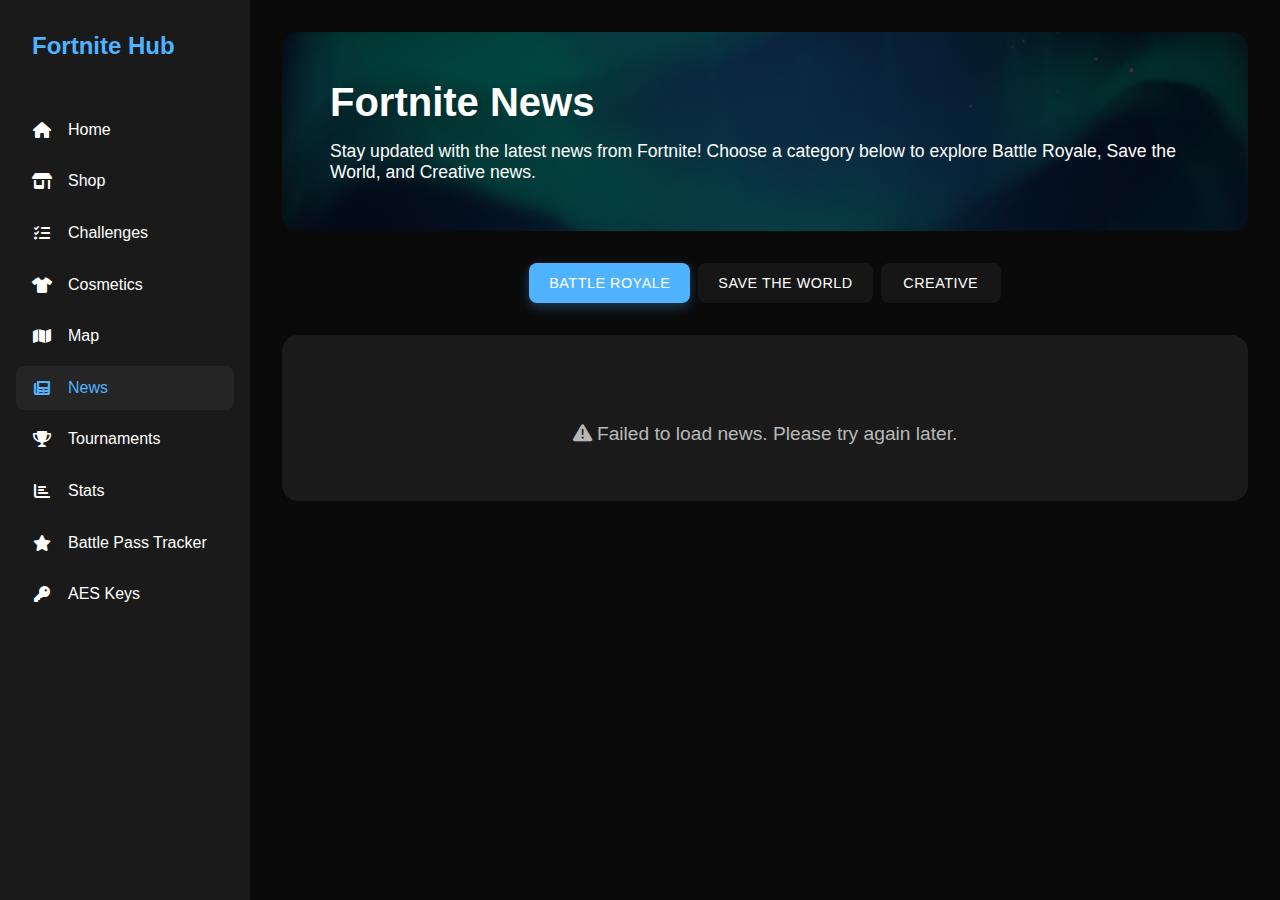
<file: news.html>
<!DOCTYPE html>
<html lang="en">
<head>
    <meta charset="UTF-8">
    <meta name="viewport" content="width=device-width, initial-scale=1.0">
    <link href="https://cdnjs.cloudflare.com/ajax/libs/font-awesome/6.0.0/css/all.min.css" rel="stylesheet">
    <link rel="stylesheet" href="css/main.css">
    <title>Fortnite News</title>
    <style>
        * {
            margin: 0;
            padding: 0;
            box-sizing: border-box;
            font-family: -apple-system, BlinkMacSystemFont, 'Segoe UI', Roboto, Oxygen, Ubuntu, Cantarell, sans-serif;
        }

        /* :root {
            --primary: #4fb3ff;
            --primary-dark: #3a8ac2;
            --background: #0a0a0a;
            --surface: #1a1a1a;
            --surface-hover: #252525;
            --text: #ffffff;
            --text-secondary: rgba(255, 255, 255, 0.7);
        } */

        body {
            background-color: var(--background);
            color: var(--text);
            min-height: 100vh;
            overflow-x: hidden;
        }

        .header {
            background-color: var(--surface);
            padding: clamp(1rem, 4vw, 2rem);
            position: sticky;
            top: 0;
            z-index: 100;
            box-shadow: 0 4px 20px rgba(0, 0, 0, 0.4);
        }

        .header-content {
            max-width: 1400px;
            margin: 0 auto;
            text-align: center;
        }

        .header-title {
            font-size: clamp(1.8rem, 6vw, 2.5rem);
            background: linear-gradient(45deg, var(--primary), #ff4f8b);
            -webkit-background-clip: text;
            -webkit-text-fill-color: transparent;
        }

        .description {
            max-width: 1400px;
            padding: 0 clamp(1rem, 4vw, 2rem);
            font-size: clamp(1rem, 2vw, 1.2rem);
            margin: clamp(1rem, 4vw, 2rem) auto;
            text-align: center;
            color: var(--text-secondary);
        }

        .welcome-section {
            background: linear-gradient(rgba(0, 0, 0, 0.7), rgba(0, 0, 0, 0.7)), url('assest/bg2.JPG');
            background-size: cover;
            background-position: center;
            padding: clamp(1.5rem, 5vw, 3rem);
            border-radius: 16px;
            margin-bottom: 2rem;
        }

        .welcome-section h1 {
            font-size: clamp(1.5rem, 4vw, 2.5rem);
            margin-bottom: 1rem;
        }

        .welcome-section p {
            font-size: clamp(0.9rem, 2vw, 1.1rem);
        }

        .tabs {
            display: flex;
            flex-wrap: wrap;
            gap: 0.75rem;
            margin: clamp(1rem, 4vw, 2rem) auto;
            padding: 0 clamp(1rem, 4vw, 2rem);
            justify-content: center;
        }

        .tab-button {
            /* background-color: var(--surface);
            color: var(--text);
            padding: 1rem 2rem;
            border: 2px solid var(--primary);
            text-transform: uppercase;
            cursor: pointer;
            clip-path: polygon(10% 0, 100% 0, 90% 100%, 0 100%);
            transition: all 0.3s ease; */
            background-color: rgba(255, 255, 255, 0.05);
            color: var(--text);
            border: none;
            padding: clamp(0.6rem, 2vw, 0.75rem) clamp(1rem, 3vw, 1.25rem);
            min-width: 120px;
            text-align: center;
            border-radius: 8px;
            cursor: pointer;
            transition: all 0.3s ease;
            font-size: 0.9rem;
            text-transform: uppercase;
            letter-spacing: 0.5px;
        }

        .tab-button:hover {
            background-color: rgba(255, 255, 255, 0.1);
            transform: translateY(-2px);
        }

        /* .tab-button a {
            text-decoration: none;
            color: var(--text);
            font-size: 1.2rem;
            font-weight: bold;
            display: block;
            margin-top: 1rem;
            transition: color 0.3s ease;
        }

        .tab-button a:hover {
            color: var(--primary);
        } */

        .tab-button.active {
            background-color: var(--primary);
            box-shadow: 0 4px 12px rgba(79, 179, 255, 0.3);
        }

        .news-section {
            /* max-width: 1400px; */
            margin: 2rem auto;
            display: none;
            background-color: var(--surface);
            border-radius: 16px;
            padding: 1.5rem;
        }

        .news-section.active {
            display: block;
        }

        .news-grid {
            display: grid;
            grid-template-columns: repeat(auto-fit, minmax(min(300px, 100%), 1fr));
            gap: clamp(1rem, 3vw, 2rem);
            margin-top: 2rem;
        }

        .news-card {
            background: linear-gradient(145deg, var(--surface-hover), var(--surface));
            border-radius: 16px;
            overflow: hidden;
            transition: all 0.3s ease;
            position: relative;
            box-shadow: 0 4px 15px rgba(0, 0, 0, 0.1);
            border: 1px solid rgba(255, 255, 255, 0.1);
        }

        .news-card:hover {
            transform: translateY(-8px);
            box-shadow: 0 8px 30px rgba(0, 0, 0, 0.4);
        }

        .news-card img {
            width: 100%;
            height: clamp(180px, 40vw, 240px);
            object-fit: cover;
        }

        .news-content {
            padding: clamp(1rem, 3vw, 1.5rem);
        }

        .news-content h2 {
            font-size: clamp(1.2rem, 3vw, 1.5rem);
            color: var(--primary);
            margin-bottom: 1rem;
        }

        .news-content p {
            font-size: 1rem;
            color: var(--text-secondary);
            line-height: 1.5;
        }

        .loading, .error {
            padding: 2rem;
            text-align: center;
            color: var(--text-secondary);
            font-size: 1.2rem;
        }

        .loading-spinner {
            width: 40px;
            height: 40px;
            border: 4px solid var(--primary);
            border-top-color: transparent;
            border-radius: 50%;
            animation: spin 1s linear infinite;
            margin: 1rem auto;
        }

        @keyframes spin {
            to { transform: rotate(360deg); }
        }

        .back-button {
            position: fixed;
            bottom: clamp(1rem, 4vw, 2rem);
            right: clamp(1rem, 4vw, 2rem);
            padding: clamp(0.6rem, 2vw, 0.75rem) clamp(1rem, 3vw, 1.25rem);
            background-color: rgba(255, 255, 255, 0.05);
            color: var(--text);
            border: none;
            text-decoration: none;
            border-radius: 8px;
            cursor: pointer;
            transition: all 0.3s ease;
            font-size: 0.9rem;
            text-transform: uppercase;
            letter-spacing: 0.5px;
            display: flex;
            align-items: center;
            justify-content: center;
        }

        .back-button:hover {
            background-color: rgba(255, 255, 255, 0.1);
            transform: translateY(-2px);
        }

        .back-button.active {
            background-color: var(--primary);
            box-shadow: 0 4px 12px rgba(79, 179, 255, 0.3);
        }

        @media (max-width: 768px) {
            .header-title {
                font-size: 2rem;
            }

            .welcome-section {
                padding: 1.5rem;
            }

            .tabs {
                flex-direction: column;
                align-items: center;
            }

            .news-grid {
                grid-template-columns: 1fr;
            }

            .tabs {
                flex-direction: row;
                overflow-x: auto;
                justify-content: flex-start;
                -webkit-overflow-scrolling: touch;
                scrollbar-width: none;
            }

            .tabs::-webkit-scrollbar {
                display: none;
            }
        }

        @media (max-width: 480px) {
            .welcome-section {
                padding: 1.5rem;
                margin: 0.5rem;
            }

            .news-grid {
                grid-template-columns: 1fr;
            }

            .tab-button {
                min-width: 100px;
                font-size: 0.8rem;
            }
        }

        @media (pointer: coarse) {
            .news-card:hover {
                transform: none;
                box-shadow: none;
            }

            .tab-button, .back-button {
                min-height: 48px;
                min-width: 48px;
            }
        }

        /* Accessibility improvements */
        [role="tablist"] {
            gap: 0.5rem;
        }

        [role="tab"]:focus {
            outline: 2px solid var(--primary);
            outline-offset: 2px;
        }

        .news-card:focus-within {
            transform: translateY(-8px);
            box-shadow: 0 8px 30px rgba(0, 0, 0, 0.4);
        }
    </style>
</head>
<body>
    <!-- <div class="header">
        <div class="header-content">
            <h1 class="header-title"></h1>
        </div>
    </div> -->

    <!-- <div class="description">
        
    </div> -->

    <button class="mobile-menu-btn">
        <i class="fas fa-bars"></i>
    </button>

    <nav class="sidebar">
        <div class="sidebar-header">
            <div class="sidebar-logo">Fortnite Hub</div>
        </div>
        <ul class="nav-links">
            <li><a href="index.html" class="nav-link"><i class="fas fa-home"></i> Home</a></li>
            <li><a href="shop.html" class="nav-link"><i class="fas fa-shop"></i> Shop</a></li>
            <li><a href="challengeTracker.html" class="nav-link"><i class="fas fa-tasks"></i> Challenges</a></li>
            <li><a href="cosmetics.html" class="nav-link"><i class="fas fa-tshirt"></i> Cosmetics</a></li>
            <li><a href="map.html" class="nav-link"><i class="fas fa-map"></i> Map</a></li>
            <li><a href="news.html" class="nav-link active"><i class="fas fa-newspaper"></i> News</a></li>
            <li><a href="tournament.html" class="nav-link"><i class="fas fa-trophy"></i> Tournaments</a></li>
            <li><a href="stats.html" class="nav-link"><i class="fas fa-chart-bar"></i> Stats</a></li>
            <li><a href="battlepass.html" class="nav-link"><i class="fas fa-star"></i> Battle Pass Tracker</a></li>
            <li><a href="aes.html" class="nav-link"><i class="fas fa-key"></i> AES Keys</a></li>
        </ul>
    </nav>

    <div class="main-content">
        <section class="welcome-section">
            <h1>Fortnite News</h1>
            <p>Stay updated with the latest news from Fortnite! Choose a category below to explore Battle Royale, Save the World, and Creative news.</p>
        </section>

        <div class="tabs" role="tablist">
            <a class="tab-button active" role="tab" data-tab="br" aria-selected="true">Battle Royale</a>
            <a class="tab-button" role="tab" data-tab="stw" aria-selected="false">Save the World</a>
            <a class="tab-button" role="tab" data-tab="creative" aria-selected="false">Creative</a>
        </div>
    
        <!-- News sections updated with loading states -->
        <div id="br" class="news-section active" role="tabpanel">
            <div class="news-grid" id="br-grid">
                <div class="loading">
                    <div class="loading-spinner"></div>
                    Loading Battle Royale News...
                </div>
            </div>
        </div>
    
        <div id="stw" class="news-section" role="tabpanel">
            <div class="news-grid" id="stw-grid">
                <div class="loading">
                    <div class="loading-spinner"></div>
                    Loading Save the World News...
                </div>
            </div>
        </div>
    
        <div id="creative" class="news-section" role="tabpanel">
            <div class="news-grid" id="creative-grid">
                <div class="loading">
                    <div class="loading-spinner"></div>
                    Loading Creative News...
                </div>
            </div>
        </div>
    </div>

    <script>
        // Mobile menu toggle
        const menuBtn = document.querySelector('.mobile-menu-btn');
        const sidebar = document.querySelector('.sidebar');

        menuBtn.addEventListener('click', () => {
            sidebar.classList.toggle('active');
        });

        // Close sidebar when clicking outside on mobile
        document.addEventListener('click', (e) => {
            if (window.innerWidth <= 768 && 
                !sidebar.contains(e.target) && 
                !menuBtn.contains(e.target)) {
                sidebar.classList.remove('active');
            }
        });

        const newsEndpoints = {
            br: 'https://fortnite-api.com/v2/news/br',
            stw: 'https://fortnite-api.com/v2/news/stw',
            creative: 'https://fortnite-api.com/v2/news/creative'
        };

        async function fetchNews(type) {
            const grid = document.getElementById(`${type}-grid`);
            try {
                grid.innerHTML = `
                    <div class="loading">
                        <div class="loading-spinner"></div>
                        Loading ${type.toUpperCase()} News...
                    </div>`;
                
                const response = await fetch(newsEndpoints[type]);
                if (!response.ok) throw new Error(`HTTP error! status: ${response.status}`);
                
                const data = await response.json();
                displayNews(type, data.data);
            } catch (error) {
                console.error('Error fetching news:', error);
                grid.innerHTML = `
                    <div class="error">
                        <i class="fas fa-exclamation-triangle"></i>
                        Failed to load news. Please try again later.
                    </div>`;
            }
        }

        function displayNews(type, newsData) {
            const grid = document.getElementById(`${type}-grid`);
            grid.innerHTML = '';

            if (!newsData?.motds?.length) {
                grid.innerHTML = `
                    <div class="error">
                        <i class="fas fa-info-circle"></i>
                        No news available for this category.
                    </div>`;
                return;
            }

            newsData.motds.forEach(item => {
                const card = document.createElement('article');
                card.className = 'news-card';
                card.tabIndex = 0;
                card.innerHTML = `
                    <img src="${item.image}" alt="${item.title}" loading="lazy">
                    <div class="news-content">
                        <h2>${item.title}</h2>
                        <p>${item.body}</p>
                    </div>`;
                grid.appendChild(card);
            });
        }

        // Tab handling with keyboard support
        const tabs = document.querySelectorAll('[role="tab"]');
        tabs.forEach(tab => {
            tab.addEventListener('click', switchTab);
            tab.addEventListener('keydown', e => {
                if (['Enter', 'Space'].includes(e.code)) switchTab(e);
            });
        });

        function switchTab(e) {
            const tab = e.target.closest('[role="tab"]');
            if (!tab) return;

            tabs.forEach(t => {
                t.classList.remove('active');
                t.setAttribute('aria-selected', 'false');
            });

            tab.classList.add('active');
            tab.setAttribute('aria-selected', 'true');

            document.querySelectorAll('[role="tabpanel"]').forEach(panel => 
                panel.classList.remove('active')
            );
            document.getElementById(tab.dataset.tab).classList.add('active');
            
            // Lazy load content when tab becomes active
            if (!document.getElementById(`${tab.dataset.tab}-grid`).children.length > 1) {
                fetchNews(tab.dataset.tab);
            }
        }

        // Initial load
        document.querySelectorAll('[role="tabpanel"]').forEach(panel => {
            if (panel.classList.contains('active')) {
                fetchNews(panel.id);
            }
        });

        // Touch device detection
        document.addEventListener('touchstart', function() {}, { once: true });
    </script>
</body>
</html>
</file>
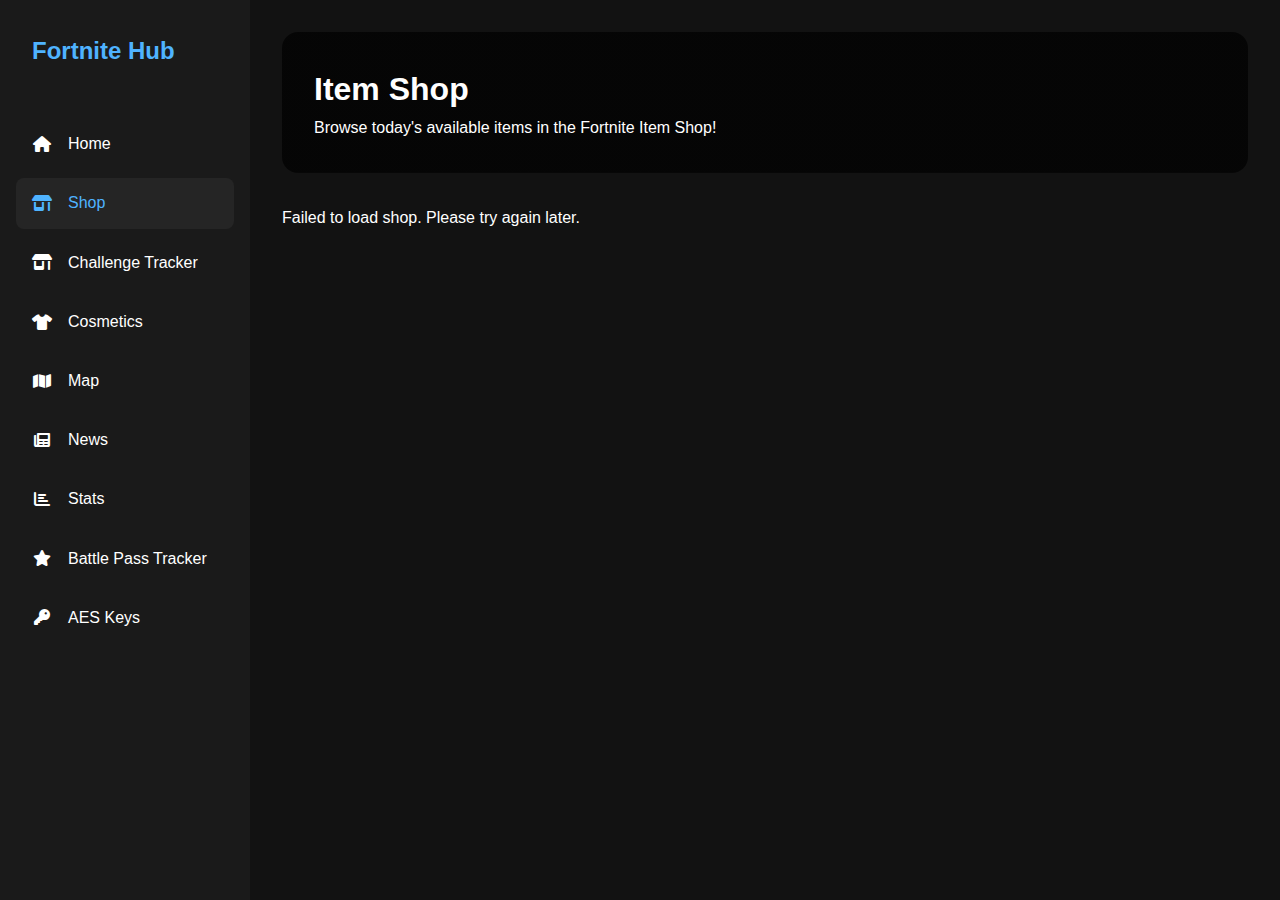
<file: shop.html>
<!DOCTYPE html>
<html lang="en">
<head>
    <meta charset="UTF-8">
    <meta name="viewport" content="width=device-width, initial-scale=1.0">
    <title>Fortnite Shop</title>
    <link href="https://cdnjs.cloudflare.com/ajax/libs/font-awesome/6.0.0/css/all.min.css" rel="stylesheet">
    <link rel="stylesheet" href="css/main.css">
    <style>
        /* :root {
            --primary: #007bff;
            --primary-dark: #0056b3;
            --surface: #1a1a1a;
            --surface-hover: #2a2a2a;
            --text: #ffffff;
            --text-secondary: #999999;
            --sidebar-width: 250px;
        } */

        * {
            margin: 0;
            padding: 0;
            box-sizing: border-box;
        }

        body {
            font-family: Arial, sans-serif;
            background-color: #121212;
            color: var(--text);
            line-height: 1.6;
        }

        /* Sidebar Styles */
        /* .sidebar {
            position: fixed;
            left: 0;
            top: 0;
            width: var(--sidebar-width);
            height: 100vh;
            background-color: var(--surface);
            padding: 1rem;
            z-index: 1000;
            transition: transform 0.3s ease;
        }

        .sidebar-header {
            padding: 1rem;
            margin-bottom: 2rem;
        }

        .sidebar-logo {
            font-size: 1.5rem;
            font-weight: bold;
            color: var(--primary);
        }

        .nav-links {
            list-style: none;
        }

        .nav-link {
            display: flex;
            align-items: center;
            padding: 0.8rem 1rem;
            color: var(--text);
            text-decoration: none;
            border-radius: 8px;
            margin-bottom: 0.5rem;
            transition: background-color 0.3s ease;
        }

        .nav-link i {
            margin-right: 1rem;
            width: 20px;
            text-align: center;
        }

        .nav-link:hover, .nav-link.active {
            background-color: var(--surface-hover);
            color: var(--primary);
        } */

        /* Mobile Menu Button */
        /* .mobile-menu-btn {
            position: fixed;
            top: 1rem;
            left: 1rem;
            z-index: 1001;
            background: var(--surface);
            border: none;
            color: var(--text);
            padding: 0.5rem;
            border-radius: 4px;
            cursor: pointer;
            display: none;
        } */

        /* Main Content */
        .main-content {
            margin-left: var(--sidebar-width);
            padding: 2rem;
        }

        /* Shop Styles */
        .shop-header {
            background: linear-gradient(rgba(0, 0, 0, 0.7), rgba(0, 0, 0, 0.7)), url('https://fnggcdn.com/assets/YhEONm.png');
            background-size: cover;
            background-position: center;
            padding: 2rem;
            border-radius: 16px;
            margin-bottom: 2rem;
        }

        .shop-grid {
            display: grid;
            grid-template-columns: repeat(auto-fill, minmax(200px, 1fr));
            gap: 1.5rem;
            margin-top: 2rem;
        }

        .shop-section {
            background-color: var(--surface);
            border-radius: 16px;
            padding: 1.5rem;
            margin-bottom: 2rem;
        }

        .section-title {
            color: var(--text);
            margin-bottom: 1rem;
            font-size: 1.5rem;
        }

        .item-card {
            background-color: var(--surface-hover);
            border-radius: 12px;
            overflow: hidden;
            transition: transform 0.3s ease;
        }

        .item-card:hover {
            transform: translateY(-4px);
        }

        .item-image {
            width: 100%;
            aspect-ratio: 1;
            object-fit: cover;
        }

        .item-info {
            padding: 1rem;
        }

        .item-name {
            font-size: 1.1rem;
            margin-bottom: 0.5rem;
            color: var(--text);
        }

        .item-price {
            display: flex;
            align-items: center;
            color: var(--primary);
            font-weight: bold;
        }

        .vbucks-icon {
            width: 20px;
            height: 20px;
            margin-right: 0.5rem;
        }

        .loading {
            text-align: center;
            padding: 2rem;
            color: var(--text-secondary);
        }

        .loading-spinner {
            width: 40px;
            height: 40px;
            border: 4px solid var(--primary);
            border-radius: 50%;
            border-top-color: transparent;
            animation: spin 1s linear infinite;
            margin: 0 auto 1rem;
        }

        .rarity-common { background: linear-gradient(to bottom right, #bebebe, #646464); }
        .rarity-uncommon { background: linear-gradient(to bottom right, #60aa3a, #175117); }
        .rarity-rare { background: linear-gradient(to bottom right, #49acf2, #143977); }
        .rarity-epic { background: linear-gradient(to bottom right, #b15be2, #4b2483); }
        .rarity-legendary { background: linear-gradient(to bottom right, #d37841, #78371d); }
        .rarity-icon {
            width: 15px;
            height: 15px;
            display: inline-block;
            margin-right: 5px;
            border-radius: 50%;
        }
        .item-card {
            background-color: var(--surface-hover);
            border-radius: 12px;
            overflow: hidden;
            transition: transform 0.3s ease;
            position: relative;
        }
        .item-rarity {
            font-size: 0.9rem;
            color: #fff;
            margin-bottom: 0.5rem;
            display: flex;
            align-items: center;
        }
        .item-section {
            position: absolute;
            top: 10px;
            right: 10px;
            background: rgba(0, 0, 0, 0.7);
            padding: 5px 10px;
            border-radius: 4px;
            font-size: 0.8rem;
        }

        @keyframes spin {
            to { transform: rotate(360deg); }
        }

        /* Media Queries */
        @media (max-width: 768px) {
            .sidebar {
                transform: translateX(-100%);
            }

            .sidebar.active {
                transform: translateX(0);
            }

            .mobile-menu-btn {
                display: block;
            }

            .main-content {
                margin-left: 0;
                padding: 1rem;
                padding-top: 4rem;
            }

            .shop-grid {
                grid-template-columns: repeat(auto-fill, minmax(150px, 1fr));
            }
        }
    </style>
</head>
<body>
    <button class="mobile-menu-btn">
        <i class="fas fa-bars"></i>
    </button>

    <nav class="sidebar">
        <div class="sidebar-header">
            <div class="sidebar-logo">Fortnite Hub</div>
        </div>
        <ul class="nav-links">
            <li><a href="index.html" class="nav-link"><i class="fas fa-home"></i> Home</a></li>
            <li><a class="nav-link active"><i class="fas fa-shop"></i> Shop</a></li>
            <li><a href="challengeTracker.html" class="nav-link"><i class="fas fa-shop"></i> Challenge Tracker</a></li>
            <li><a href="cosmetics.html" class="nav-link"><i class="fas fa-tshirt"></i> Cosmetics</a></li>
            <li><a href="map.html" class="nav-link"><i class="fas fa-map"></i> Map</a></li>
            <li><a href="news.html" class="nav-link"><i class="fas fa-newspaper"></i> News</a></li>
            <li><a href="stats.html" class="nav-link"><i class="fas fa-chart-bar"></i> Stats</a></li>
            <li><a href="battlepass.html" class="nav-link"><i class="fas fa-star"></i> Battle Pass Tracker</a></li>
            <li><a href="aes.html" class="nav-link"><i class="fas fa-key"></i> AES Keys</a></li>
        </ul>
    </nav>

    <div class="main-content">
        <section class="shop-header">
            <h1>Item Shop</h1>
            <p>Browse today's available items in the Fortnite Item Shop!</p>
        </section>

        <!-- <section class="shop-section">
            <h2 class="section-title">Featured Items</h2>
            <div id="featured-items" class="shop-grid">
                <div class="loading">
                    <div class="loading-spinner"></div>
                    Loading shop items...
                </div>
            </div>
        </section>

        <section class="shop-section">
            <h2 class="section-title">Daily Items</h2>
            <div id="daily-items" class="shop-grid">
                <div class="loading">
                    <div class="loading-spinner"></div>
                    Loading shop items...
                </div>
            </div>
        </section> -->

        <div id="shop-sections-container">
            <!-- Sections will be dynamically inserted here -->
            <div class="loading">
                <div class="loading-spinner"></div>
                Loading shop items...
            </div>
        </div>
    </div>

    <script>
        const menuBtn = document.querySelector('.mobile-menu-btn');
        const sidebar = document.querySelector('.sidebar');

        menuBtn.addEventListener('click', () => {
            sidebar.classList.toggle('active');
        });

        document.addEventListener('click', (e) => {
            if (window.innerWidth <= 768 && 
                !sidebar.contains(e.target) && 
                !menuBtn.contains(e.target)) {
                sidebar.classList.remove('active');
            }
        });

        // Updated fetch function
        async function fetchShopData() {
            try {
                const response = await fetch('https://fortnite-api.com/v2/shop', {
                    headers: {
                        'Authorization': 'ac134d74-7783-4e98-aeca-33a02c2c4834'
                    }
                });

                if (!response.ok) throw new Error(`HTTP error! status: ${response.status}`);
                
                const data = await response.json();
                if (data.status !== 200) throw new Error('API returned unsuccessful response');

                processAndDisplayShopData(data.data);
            } catch (error) {
                console.error('Error:', error);
                document.getElementById('shop-sections-container').innerHTML = 
                    '<div class="error">Failed to load shop. Please try again later.</div>';
            }
        }

        function processAndDisplayShopData(shopData) {
            const sectionsContainer = document.getElementById('shop-sections-container');
            sectionsContainer.innerHTML = '';

            // Access the correct data structure
            const sections = shopData?.shop?.sections || [];
            
            if (sections.length === 0) {
                sectionsContainer.innerHTML = '<div class="no-items">No shop sections available</div>';
                return;
            }

            // Process all sections
            sections.forEach(section => {
                const sectionElement = createShopSection(section);
                sectionsContainer.appendChild(sectionElement);
            });
        }

        function createShopSection(sectionData) {
            const sectionDiv = document.createElement('div');
            sectionDiv.className = 'shop-section';

            const title = document.createElement('h2');
            title.className = 'section-title';
            title.textContent = sectionData.name;

            const grid = document.createElement('div');
            grid.className = 'shop-grid';

            // Safely handle entries
            const entries = sectionData?.entries || [];
            entries.forEach(entry => {
                const items = entry?.items || [];
                items.forEach(item => {
                    grid.appendChild(createItemCard({
                        ...item,
                        section: sectionData.name,
                        finalPrice: item.price
                    }));
                });
            });

            if (grid.children.length === 0) {
                grid.innerHTML = '<div class="no-items">No items in this section</div>';
            }

            sectionDiv.appendChild(title);
            sectionDiv.appendChild(grid);
            return sectionDiv;
        }

        // Updated data processor
        function processShopData(shopData) {
            const items = [];
            
            // Process featured items
            if (shopData.featured?.entries) {
                shopData.featured.entries.forEach(entry => {
                    entry.items.forEach(item => {
                        items.push({
                            ...item,
                            section: 'Featured',
                            finalPrice: item.price
                        });
                    });
                });
            }

            // Process daily items
            if (shopData.daily?.entries) {
                shopData.daily.entries.forEach(entry => {
                    entry.items.forEach(item => {
                        items.push({
                            ...item,
                            section: 'Daily',
                            finalPrice: item.price
                        });
                    });
                });
            }

            return items.map(item => ({
                name: item.name,
                price: item.finalPrice || 0,
                image: item.images?.icon,
                rarity: item.rarity?.value || 'common',
                section: item.section,
                description: item.description || '',
                type: item.type?.value || 'Item'
            }));
        }

        // Rarity class mapping (unchanged)
        function getRarityClass(rarity) {
            const rarityMap = {
                common: 'rarity-common',
                uncommon: 'rarity-uncommon',
                rare: 'rarity-rare',
                epic: 'rarity-epic',
                legendary: 'rarity-legendary'
            };
            return rarityMap[rarity.toLowerCase()] || 'rarity-common';
        }

        // Display function (unchanged)
        function displayShopItems(items) {
            const featuredContainer = document.getElementById('featured-items');
            const dailyContainer = document.getElementById('daily-items');
            
            featuredContainer.innerHTML = '';
            dailyContainer.innerHTML = '';

            items.forEach(item => {
                if (item.section.toLowerCase() === 'featured') {
                    featuredContainer.appendChild(createItemCard(item));
                } else if (item.section.toLowerCase() === 'daily') {
                    dailyContainer.appendChild(createItemCard(item));
                }
            });

            if (featuredContainer.children.length === 0) {
                featuredContainer.innerHTML = '<div class="no-items">No featured items available</div>';
            }
            if (dailyContainer.children.length === 0) {
                dailyContainer.innerHTML = '<div class="no-items">No daily items available</div>';
            }
        }

        // Item card creator (unchanged)
        function createItemCard(item) {
            const card = document.createElement('div');
            card.className = `item-card ${getRarityClass(item.rarity?.value || 'common')}`;
            
            const fallbackImage = 'https://fortnite-api.com/images/cosmetics/br/placeholder.png';
            
            card.innerHTML = `
                <img class="item-image" 
                     src="${item.images?.icon || fallbackImage}" 
                     alt="${item.name}"
                     onerror="this.src='${fallbackImage}'">
                <div class="item-info">
                    <div class="item-name">${item.name}</div>
                    <div class="item-rarity">
                        <span class="rarity-icon ${getRarityClass(item.rarity?.value || 'common')}"></span>
                        ${(item.rarity?.value || 'Common').toUpperCase()}
                    </div>
                    <div class="item-meta">
                        <div class="item-price">
                            <img class="vbucks-icon" 
                                src="https://fortnite-api.com/images/vbucks.png" 
                                alt="V-Bucks">
                            ${item.finalPrice || 0}
                        </div>
                        <div class="item-type">${item.type?.value || 'Item'}</div>
                    </div>
                </div>
            `;
            
            return card;
        }

        const style = document.createElement('style');
        style.textContent = `
            .item-meta {
                display: flex;
                justify-content: space-between;
                align-items: center;
                margin-top: 0.5rem;
            }
            .item-type {
                font-size: 0.8rem;
                color: var(--text-secondary);
            }
        `;
        document.head.appendChild(style);

        // Initialize
        fetchShopData();
        setInterval(fetchShopData, 300000); // Refresh every 5 minutes
    </script>
</body>
</html>
</file>
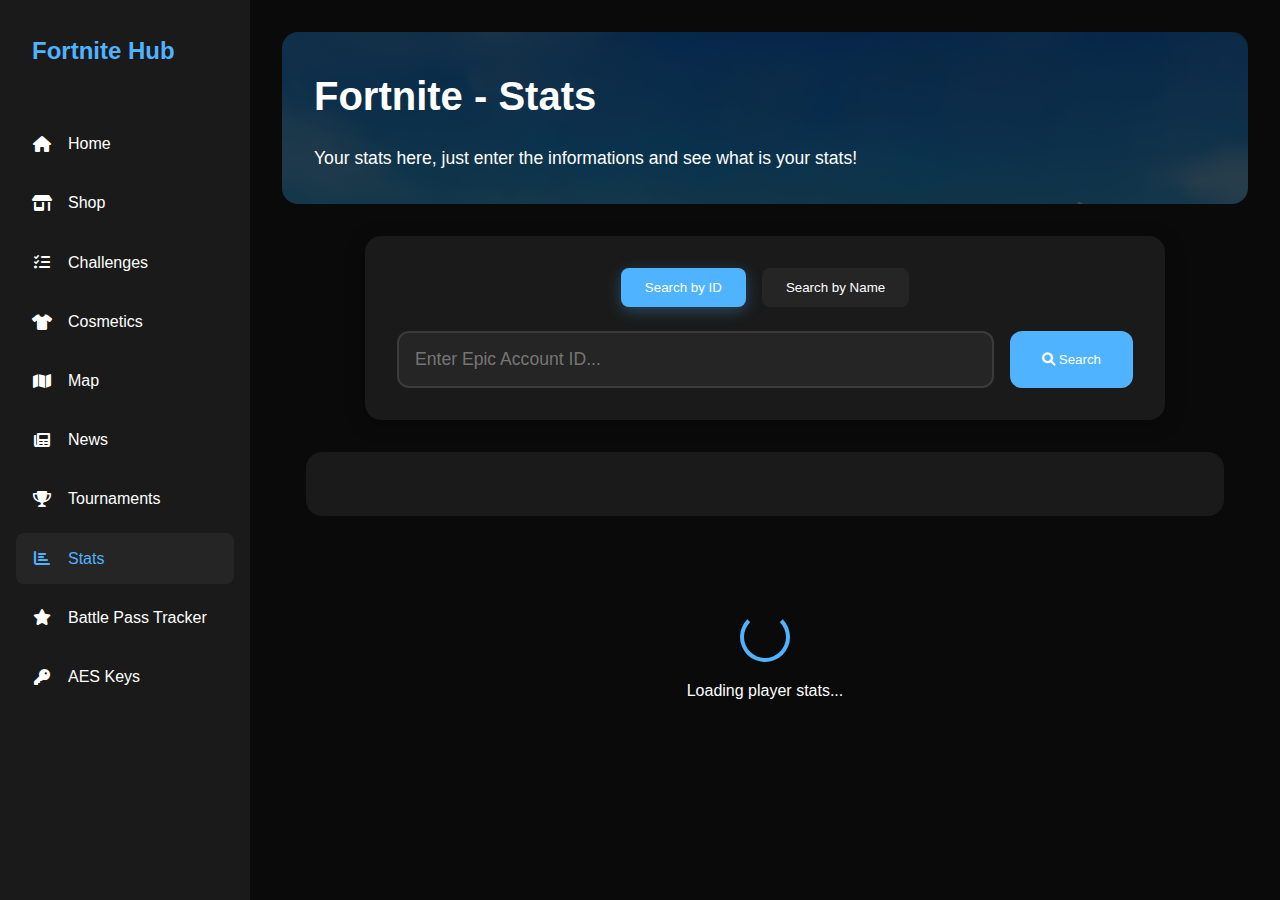
<file: stats.html>
<!DOCTYPE html>
<html lang="en">
<head>
    <meta charset="UTF-8">
    <meta name="viewport" content="width=device-width, initial-scale=1.0, maximum-scale=5.0">
    <title>Fortnite Stats Tracker</title>
    <link href="https://cdnjs.cloudflare.com/ajax/libs/font-awesome/6.0.0/css/all.min.css" rel="stylesheet">
    <link rel="stylesheet" href="css/main.css">
    <style>
        /* :root {
            --primary: #4fb3ff;
            --primary-dark: #3a8ac2;
            --background: #0a0a0a;
            --surface: #1a1a1a;
            --surface-hover: #252525;
            --text: #ffffff;
            --text-secondary: rgba(255, 255, 255, 0.7);
            --success: #00C851;
            --danger: #ff4444;
        } */

        * {
            margin: 0;
            padding: 0;
            box-sizing: border-box;
            font-family: -apple-system, BlinkMacSystemFont, 'Segoe UI', Roboto, Oxygen, Ubuntu, Cantarell, sans-serif;
        }

        body {
            background: var(--background);
            color: var(--text);
            line-height: 1.6;
            overflow-x: hidden;
        }

        .welcome-section {
            background: linear-gradient(rgba(0, 0, 0, 0.7), rgba(0, 0, 0, 0.7)), url('assest/bg3.png');
            background-size: cover;
            background-position: center;
            padding: 2rem;
            border-radius: 16px;
            margin-bottom: 2rem;
        }

        .welcome-section h1 {
            font-size: clamp(1.5rem, 4vw, 2.5rem);
            margin-bottom: 1rem;
        }

        .welcome-section p {
            font-size: clamp(0.9rem, 2vw, 1.1rem);
        }

        .container {
            max-width: 1400px;
            margin: 0 auto;
            padding: 0 1.5rem;
        }

        .header {
            background: var(--surface);
            padding: 2rem 0;
            box-shadow: 0 4px 20px rgba(0, 0, 0, 0.4);
            position: sticky;
            top: 0;
            z-index: 100;
        }

        .header__title {
            font-size: clamp(2rem, 5vw, 3rem);
            text-align: center;
            background: linear-gradient(45deg, var(--primary), #ff4f8b);
            -webkit-background-clip: text;
            -webkit-text-fill-color: transparent;
            margin-bottom: 1rem;
        }

        .search-section {
            background: var(--surface);
            border-radius: 1rem;
            padding: 2rem;
            margin: 2rem auto;
            box-shadow: 0 4px 20px rgba(0, 0, 0, 0.3);
            max-width: 800px;
        }

        .search__toggle {
            display: flex;
            gap: 1rem;
            justify-content: center;
            margin-bottom: 1.5rem;
        }

        .toggle-btn {
            padding: 0.75rem 1.5rem;
            border: none;
            border-radius: 0.5rem;
            background: var(--surface-hover);
            color: var(--text);
            cursor: pointer;
            transition: all 0.3s ease;
        }

        .toggle-btn.active {
            background: var(--primary);
            box-shadow: 0 4px 15px rgba(79, 179, 255, 0.3);
        }

        .search__input-group {
            display: flex;
            gap: 1rem;
            position: relative;
        }

        .search__input {
            flex: 1;
            padding: 1rem;
            background: rgba(255, 255, 255, 0.05);
            border: 2px solid rgba(255, 255, 255, 0.1);
            border-radius: 0.75rem;
            color: var(--text);
            font-size: 1.1rem;
            transition: border-color 0.3s ease;
        }

        .search__input:focus {
            outline: none;
            border-color: var(--primary);
        }

        .search__button {
            padding: 1rem 2rem;
            background: var(--primary);
            border: none;
            border-radius: 0.75rem;
            color: var(--text);
            cursor: pointer;
            transition: all 0.3s ease;
        }

        .search__button:hover {
            background: var(--primary-dark);
            transform: translateY(-2px);
        }

        .stats-grid {
            display: grid;
            grid-template-columns: repeat(auto-fit, minmax(300px, 1fr));
            gap: 1.5rem;
            margin: 2rem 0;
        }

        .stats-card {
            background: var(--surface);
            padding: 1.5rem;
            border-radius: 1rem;
            box-shadow: 0 4px 15px rgba(0, 0, 0, 0.3);
            transition: transform 0.3s ease;
        }

        .stats-card:hover {
            transform: translateY(-5px);
        }

        .stats-card__title {
            color: var(--primary);
            margin-bottom: 1.5rem;
            font-size: 1.5rem;
            text-align: center;
        }

        .stat-item {
            display: flex;
            justify-content: space-between;
            align-items: center;
            padding: 0.75rem 0;
            border-bottom: 1px solid rgba(255, 255, 255, 0.1);
        }

        .stat-item:last-child {
            border-bottom: none;
        }

        .stat-label {
            color: var(--text-secondary);
            font-size: 0.95rem;
        }

        .stat-value {
            font-weight: 600;
            font-size: 1.1rem;
        }

        .progress-ring {
            --progress: 0;
            width: 100px;
            height: 100px;
            transform: rotate(-90deg);
        }

        .progress-ring__circle {
            stroke-dasharray: 283;
            stroke-dashoffset: calc(283 - (283 * var(--progress)) / 100);
            transition: stroke-dashoffset 0.8s ease;
        }

        .error-message {
            background: rgba(255, 68, 68, 0.1);
            color: var(--danger);
            padding: 1.5rem;
            border-radius: 0.75rem;
            border: 1px solid var(--danger);
            margin: 2rem 0;
            text-align: center;
        }

        .loading-state {
            display: flex;
            flex-direction: column;
            align-items: center;
            gap: 1rem;
            padding: 2rem;
        }

        .loading-spinner {
            width: 50px;
            height: 50px;
            border: 4px solid var(--primary);
            border-top-color: transparent;
            border-radius: 50%;
            animation: spin 1s linear infinite;
        }

        @keyframes spin {
            to { transform: rotate(360deg); }
        }

        .account-info {
            background: var(--surface);
            border-radius: 1rem;
            padding: 2rem;
            margin: 2rem 0;
            display: grid;
            grid-template-columns: repeat(auto-fit, minmax(200px, 1fr));
            gap: 1.5rem;
        }

        .info-item {
            background: rgba(255, 255, 255, 0.05);
            padding: 1rem;
            border-radius: 0.75rem;
            text-align: center;
        }

        .info-label {
            color: var(--text-secondary);
            font-size: 0.9rem;
            margin-bottom: 0.5rem;
        }

        .info-value {
            color: var(--primary);
            font-weight: 600;
            font-size: 1.2rem;
        }

        .back-button {
            position: fixed;
            bottom: 2rem;
            right: 2rem;
            background: var(--primary);
            color: var(--text);
            padding: 1rem 1.5rem;
            border-radius: 0.75rem;
            text-decoration: none;
            box-shadow: 0 4px 15px rgba(79, 179, 255, 0.3);
            transition: all 0.3s ease;
        }

        .back-button:hover {
            transform: translateY(-2px);
            background: var(--primary-dark);
        }

        @media (max-width: 768px) {
            .welcome-section {
                padding: 1.5rem;
            }

            .search__input-group {
                flex-direction: column;
            }

            .search__button {
                width: 100%;
            }

            .account-info {
                grid-template-columns: 1fr;
            }
        }

        @media (max-width: 480px) {
            .welcome-section {
                padding: 1.5rem;
                margin: 0.5rem;
            }
        }
    </style>
</head>
<body>
    <!-- <header class="header">
        <div class="container">
            <h1 class="header__title">Fortnite Stats Tracker</h1>
        </div>
    </header> -->

    <button class="mobile-menu-btn">
        <i class="fas fa-bars"></i>
    </button>

    <nav class="sidebar">
        <div class="sidebar-header">
            <div class="sidebar-logo">Fortnite Hub</div>
        </div>
        <ul class="nav-links">
            <li><a href="index.html" class="nav-link"><i class="fas fa-home"></i> Home</a></li>
            <li><a href="shop.html" class="nav-link"><i class="fas fa-shop"></i> Shop</a></li>
            <li><a href="challengeTracker.html" class="nav-link"><i class="fas fa-tasks"></i> Challenges</a></li>
            <li><a href="cosmetics.html" class="nav-link"><i class="fas fa-tshirt"></i> Cosmetics</a></li>
            <li><a href="map.html" class="nav-link"><i class="fas fa-map"></i> Map</a></li>
            <li><a href="news.html" class="nav-link"><i class="fas fa-newspaper"></i> News</a></li>
            <li><a href="tournament.html" class="nav-link"><i class="fas fa-trophy"></i> Tournaments</a></li>
            <li><a href="stats.html" class="nav-link active"><i class="fas fa-chart-bar"></i> Stats</a></li>
            <li><a href="battlepass.html" class="nav-link"><i class="fas fa-star"></i> Battle Pass Tracker</a></li>
            <li><a href="aes.html" class="nav-link"><i class="fas fa-key"></i> AES Keys</a></li>
        </ul>
    </nav>

    <div class="main-content">
        <section class="welcome-section">
            <h1>Fortnite - Stats</h1>
            <p>Your stats here, just enter the informations and see what is your stats!</p>
        </section>

        <main class="container">
            <section class="search-section">
                <div class="search__toggle">
                    <button class="toggle-btn active" data-type="id" onclick="StatsTracker.setSearchType('id')">
                        Search by ID
                    </button>
                    <button class="toggle-btn" data-type="name" onclick="StatsTracker.setSearchType('name')">
                        Search by Name
                    </button>
                </div>
                
                <div class="search__input-group">
                    <input type="text" 
                           class="search__input" 
                           id="searchInput"
                           placeholder="Enter Epic Account ID..."
                           aria-label="Search player">
                    <button class="search__button" onclick="StatsTracker.searchPlayer()">
                        <i class="fas fa-search"></i> Search
                    </button>
                </div>
            </section>
    
            <section id="accountInfo" class="account-info" hidden></section>
    
            <section id="statsContainer" class="stats-grid"></section>
    
            <div id="loading" class="loading-state" hidden>
                <div class="loading-spinner"></div>
                <p>Loading player stats...</p>
            </div>
    
            <div id="errorContainer" class="error-message" hidden></div>
        </main>
    </div>

    

    <!-- <a href="index.html" class="back-button">
        <i class="fas fa-arrow-left"></i> Back to Hub
    </a> -->

    <script>
        // Mobile menu toggle
        const menuBtn = document.querySelector('.mobile-menu-btn');
        const sidebar = document.querySelector('.sidebar');

        menuBtn.addEventListener('click', () => {
            sidebar.classList.toggle('active');
        });
        
        class StatsTracker {
            static API_KEY = 'ac134d74-7783-4e98-aeca-33a02c2c4834';
            static BASE_URL = 'https://fortnite-api.com/v2/stats/br/v2/';
            
            static elements = {
                searchInput: document.getElementById('searchInput'),
                accountInfo: document.getElementById('accountInfo'),
                statsContainer: document.getElementById('statsContainer'),
                loading: document.getElementById('loading'),
                errorContainer: document.getElementById('errorContainer'),
                toggleButtons: document.querySelectorAll('.toggle-btn')
            }

            static currentSearchType = 'id';

            static setSearchType(type) {
                this.currentSearchType = type;
                this.elements.toggleButtons.forEach(btn => 
                    btn.classList.toggle('active', btn.dataset.type === type)
                );
                this.elements.searchInput.placeholder = 
                    type === 'id' ? 'Enter Epic Account ID...' : 'Enter Player Name...';
            }

            static async searchPlayer() {
                const query = this.elements.searchInput.value.trim();
                if (!query) return this.showError('Please enter a valid search query');

                try {
                    this.showLoading(true);
                    const endpoint = this.currentSearchType === 'name' ?
                        `by-name/${encodeURIComponent(query)}` :
                        `${encodeURIComponent(query)}`;
                    
                    const response = await fetch(`${this.BASE_URL}${endpoint}`, {
                        headers: { 'Authorization': this.API_KEY }
                    });

                    if (!response.ok) throw new Error('Player not found');
                    const data = await response.json();

                    this.displayAccountInfo(data.data.account);
                    this.displayStats(data.data.stats);
                    this.showError(false);
                } catch (error) {
                    this.showError(error.message || 'Failed to fetch player stats');
                    this.showStats(false);
                } finally {
                    this.showLoading(false);
                }
            }

            static displayAccountInfo(account) {
                this.elements.accountInfo.hidden = false;
                this.elements.accountInfo.innerHTML = `
                    <div class="info-item">
                        <div class="info-label">Account Name</div>
                        <div class="info-value">${account.name}</div>
                    </div>
                    <div class="info-item">
                        <div class="info-label">Account Type</div>
                        <div class="info-value">${account.accountType || 'Epic'}</div>
                    </div>
                    <div class="info-item">
                        <div class="info-label">Season Level</div>
                        <div class="info-value">${account.seasonLevel || 'N/A'}</div>
                    </div>
                `;
            }

            static displayStats(stats) {
                this.elements.statsContainer.innerHTML = '';
                this.showStats(true);

                const modes = ['overall', 'solo', 'duo', 'squad'];
                modes.forEach(mode => {
                    if (stats.all?.[mode]) {
                        const statsCard = this.createStatsCard(mode, stats.all[mode]);
                        this.elements.statsContainer.appendChild(statsCard);
                    }
                });
            }

            static createStatsCard(mode, data) {
                const card = document.createElement('article');
                card.className = 'stats-card';
                card.innerHTML = `
                    <h3 class="stats-card__title">${mode.toUpperCase()}</h3>
                    ${this.createStatItem('Wins', data.wins)}
                    ${this.createStatItem('Win Rate', `${data.winRate.toFixed(2)}%`)}
                    ${this.createStatItem('Kills', data.kills)}
                    ${this.createStatItem('K/D Ratio', data.kd.toFixed(2))}
                    ${this.createStatItem('Matches Played', data.matches)}
                    ${this.createStatItem('Top 10', data.top10 || 'N/A')}
                `;
                return card;
            }

            static createStatItem(label, value) {
                return `
                    <div class="stat-item">
                        <span class="stat-label">${label}</span>
                        <span class="stat-value">${value}</span>
                    </div>
                `;
            }

            static showLoading(show) {
                this.elements.loading.hidden = !show;
            }

            static showStats(show) {
                this.elements.statsContainer.hidden = !show;
            }

            static showError(message) {
                this.elements.errorContainer.hidden = !message;
                if (message) {
                    this.elements.errorContainer.innerHTML = `
                        <i class="fas fa-exclamation-triangle"></i>
                        ${message}
                    `;
                }
            }
        }

        // Initialize event listeners
        document.addEventListener('DOMContentLoaded', () => {
            StatsTracker.elements.searchInput.addEventListener('keypress', (e) => {
                if (e.key === 'Enter') StatsTracker.searchPlayer();
            });
        });
    </script>
</body>
</html>
</file>
<file: css/main.css>
* {
    margin: 0;
    padding: 0;
    box-sizing: border-box;
    font-family: -apple-system, BlinkMacSystemFont, 'Segoe UI', Roboto, Oxygen, Ubuntu, Cantarell, sans-serif;
}

:root {
    --primary: #4fb3ff;
    --primary-dark: #3a8ac2;
    --background: #0a0a0a;
    --surface: #1a1a1a;
    --surface-hover: #252525;
    --text: #ffffff;
    --text-secondary: rgba(255, 255, 255, 0.7);
    --sidebar-width: 250px;
    --success: #4CAF50;
    --warning: #FFC107;
    --danger: #f44336;
}

body {
    background-color: var(--background);
    color: var(--text);
    min-height: 100vh;
    display: flex;
}

.main-content {
    margin-left: var(--sidebar-width);
    flex: 1;
    padding: 2rem;
    overflow-x: hidden;
    width: 100%;
    box-sizing: border-box;
}

.sidebar {
    position: fixed;
    left: 0;
    top: 0;
    width: var(--sidebar-width);
    height: 100vh;
    background-color: var(--surface);
    padding: 1rem;
    z-index: 1000;
    transition: transform 0.3s ease;
}

.sidebar-header {
    padding: 1rem;
    margin-bottom: 2rem;
}

.sidebar-logo {
    font-size: 1.5rem;
    font-weight: bold;
    color: var(--primary);
}

.nav-links {
    list-style: none;
}

.nav-link {
    display: flex;
    align-items: center;
    padding: 0.8rem 1rem;
    color: var(--text);
    text-decoration: none;
    border-radius: 8px;
    margin-bottom: 0.5rem;
    transition: background-color 0.3s ease;
}

.nav-link.coming {
    display: flex;
    align-items: center;
    padding: 0.8rem 1rem;
    color: var(--text);
    text-decoration: none;
    border-radius: 8px;
    margin-bottom: 0.5rem;
    opacity: 0.5;
    cursor: not-allowed;
    transition: background-color 0.3s ease;
}

.nav-link i {
    margin-right: 1rem;
    width: 20px;
    text-align: center;
}

.nav-link:hover, .nav-link.active {
    background-color: var(--surface-hover);
    color: var(--primary);
}

/* Mobile Menu Button */
.mobile-menu-btn {
    position: fixed;
    top: 1rem;
    left: 1rem;
    z-index: 1001;
    background: var(--surface);
    border: none;
    color: var(--text);
    padding: 0.5rem;
    border-radius: 4px;
    cursor: pointer;
    display: none;
}

@media (max-width: 768px) {
    .sidebar {
        transform: translateX(-100%);
        box-shadow: none;
        transition: transform 0.3s ease;
        z-index: 999;
    }

    .sidebar.active {
        transform: translateX(0);
        box-shadow: 4px 0 15px rgba(0, 0, 0, 0.3);
    }

    .main-content {
        margin-left: 0;
        padding: 1rem;
        padding-top: 4rem;
    }

    .mobile-menu-btn {
        display: block;
    }
}
</file>
